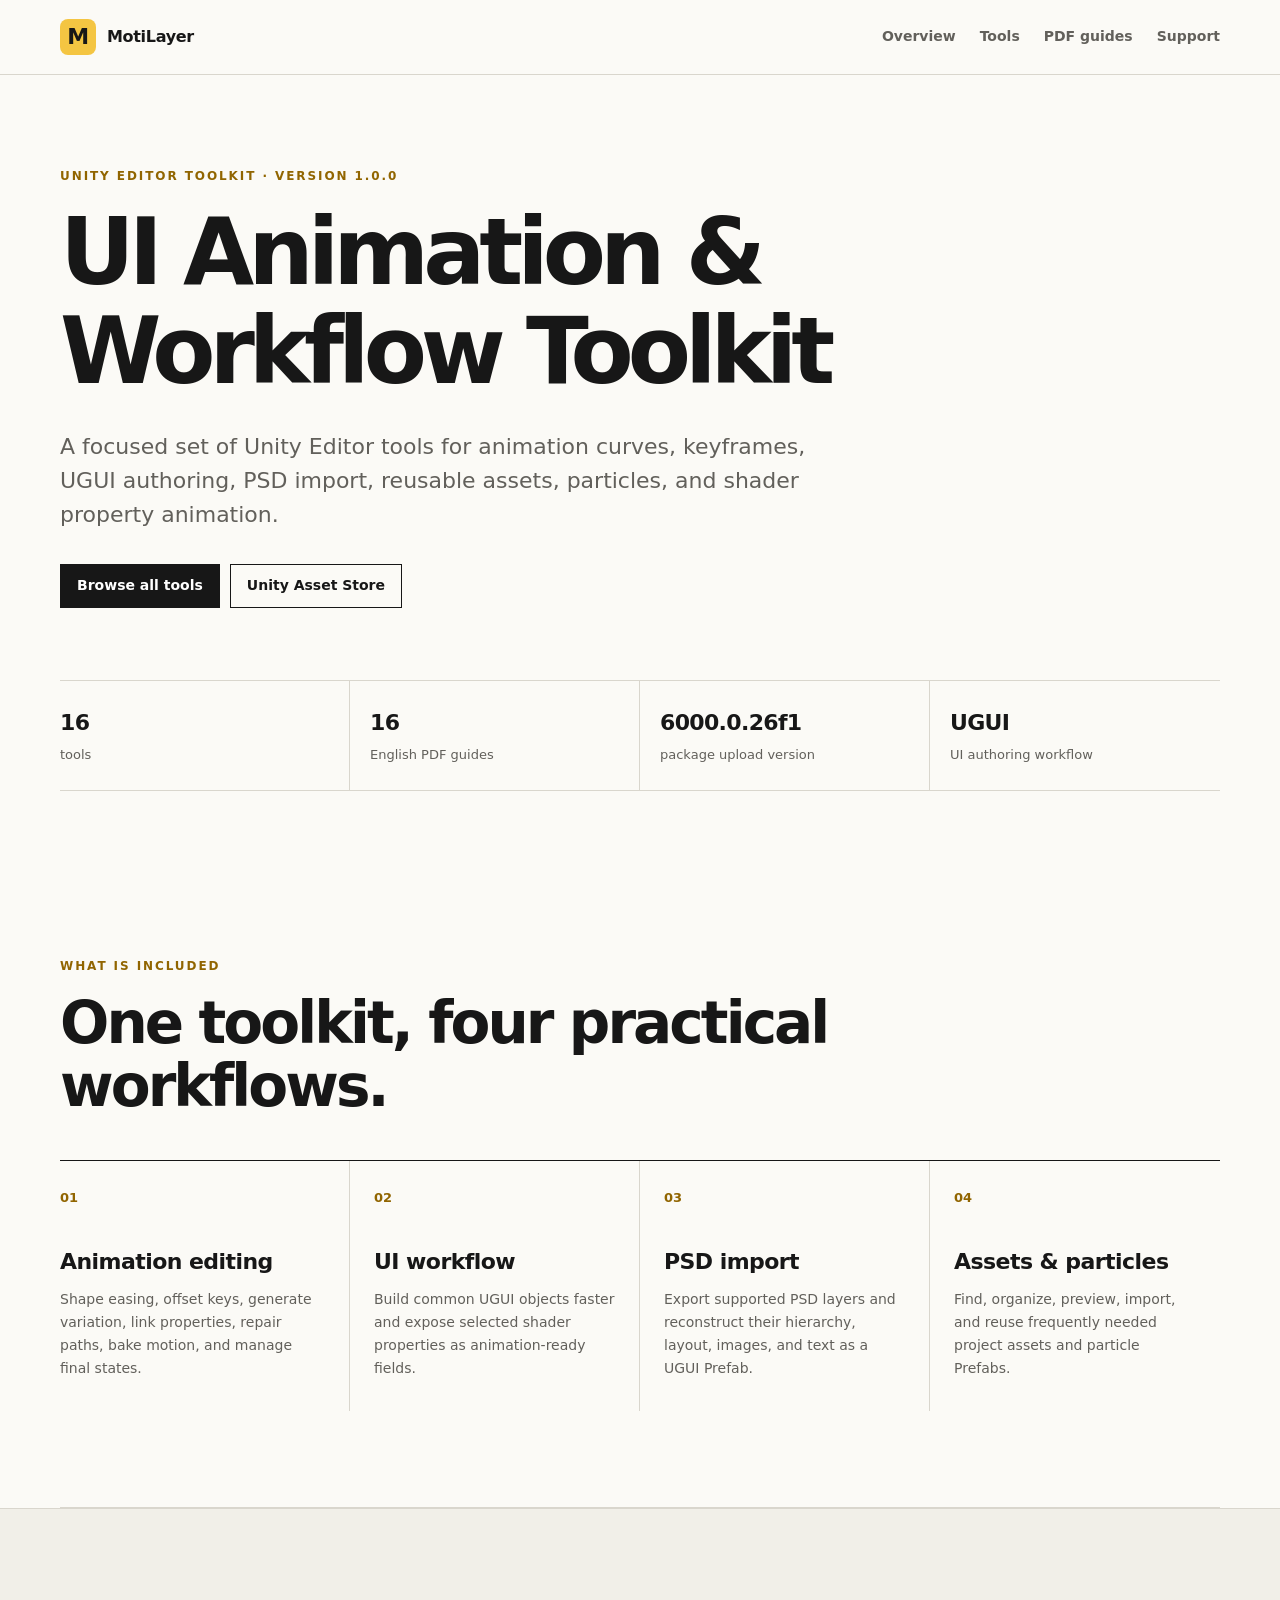
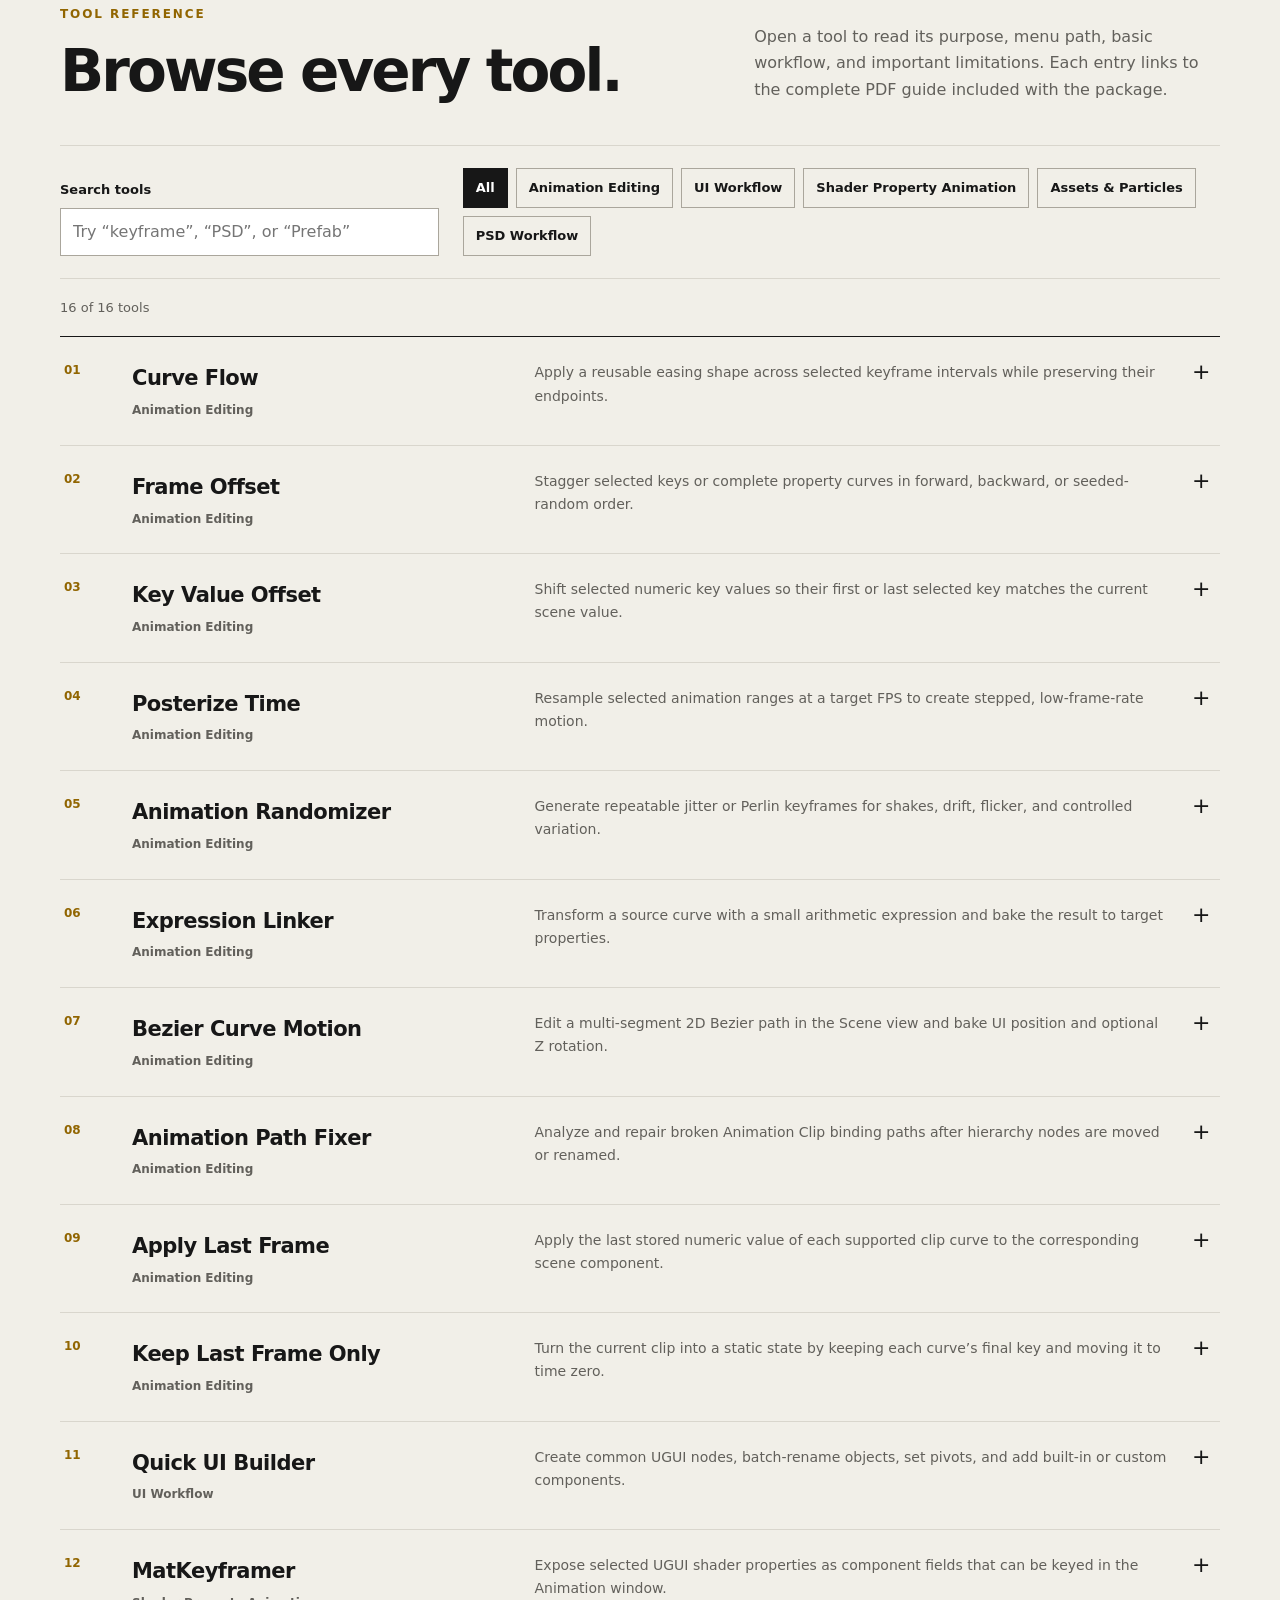
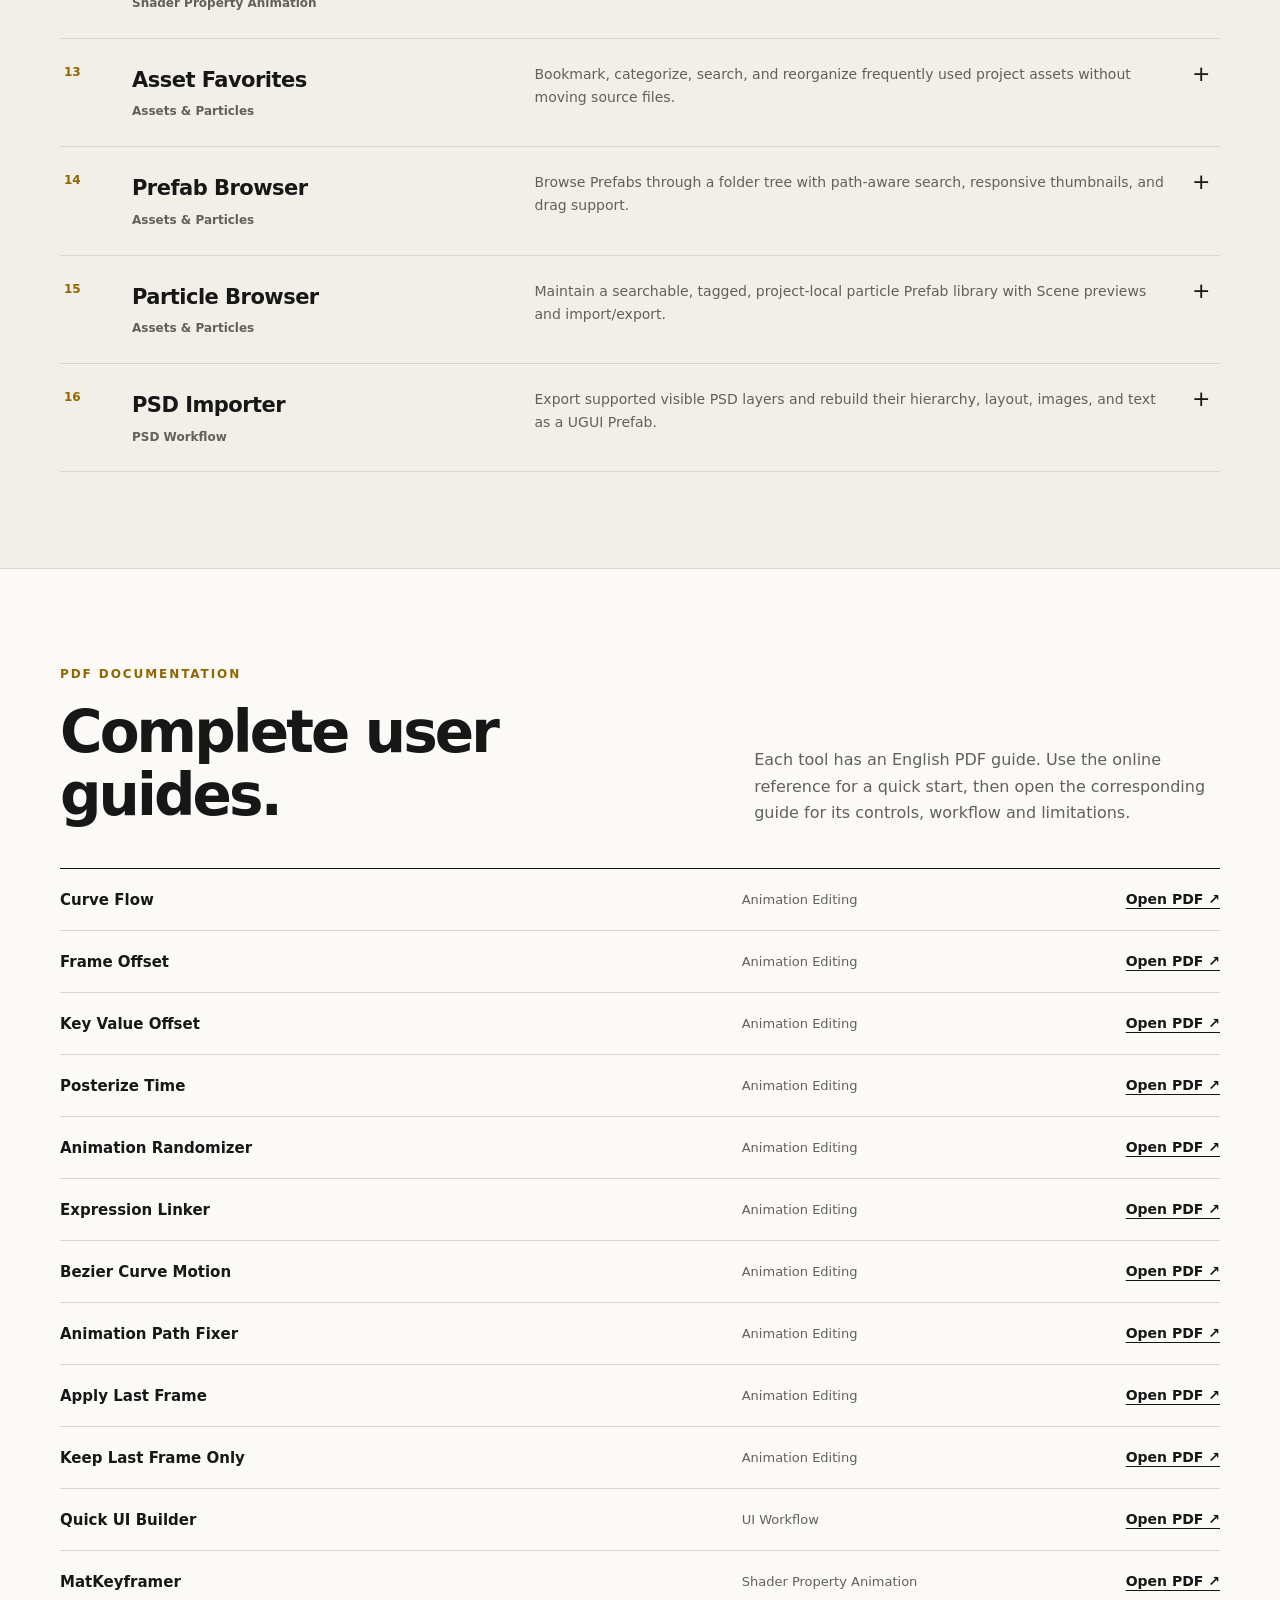
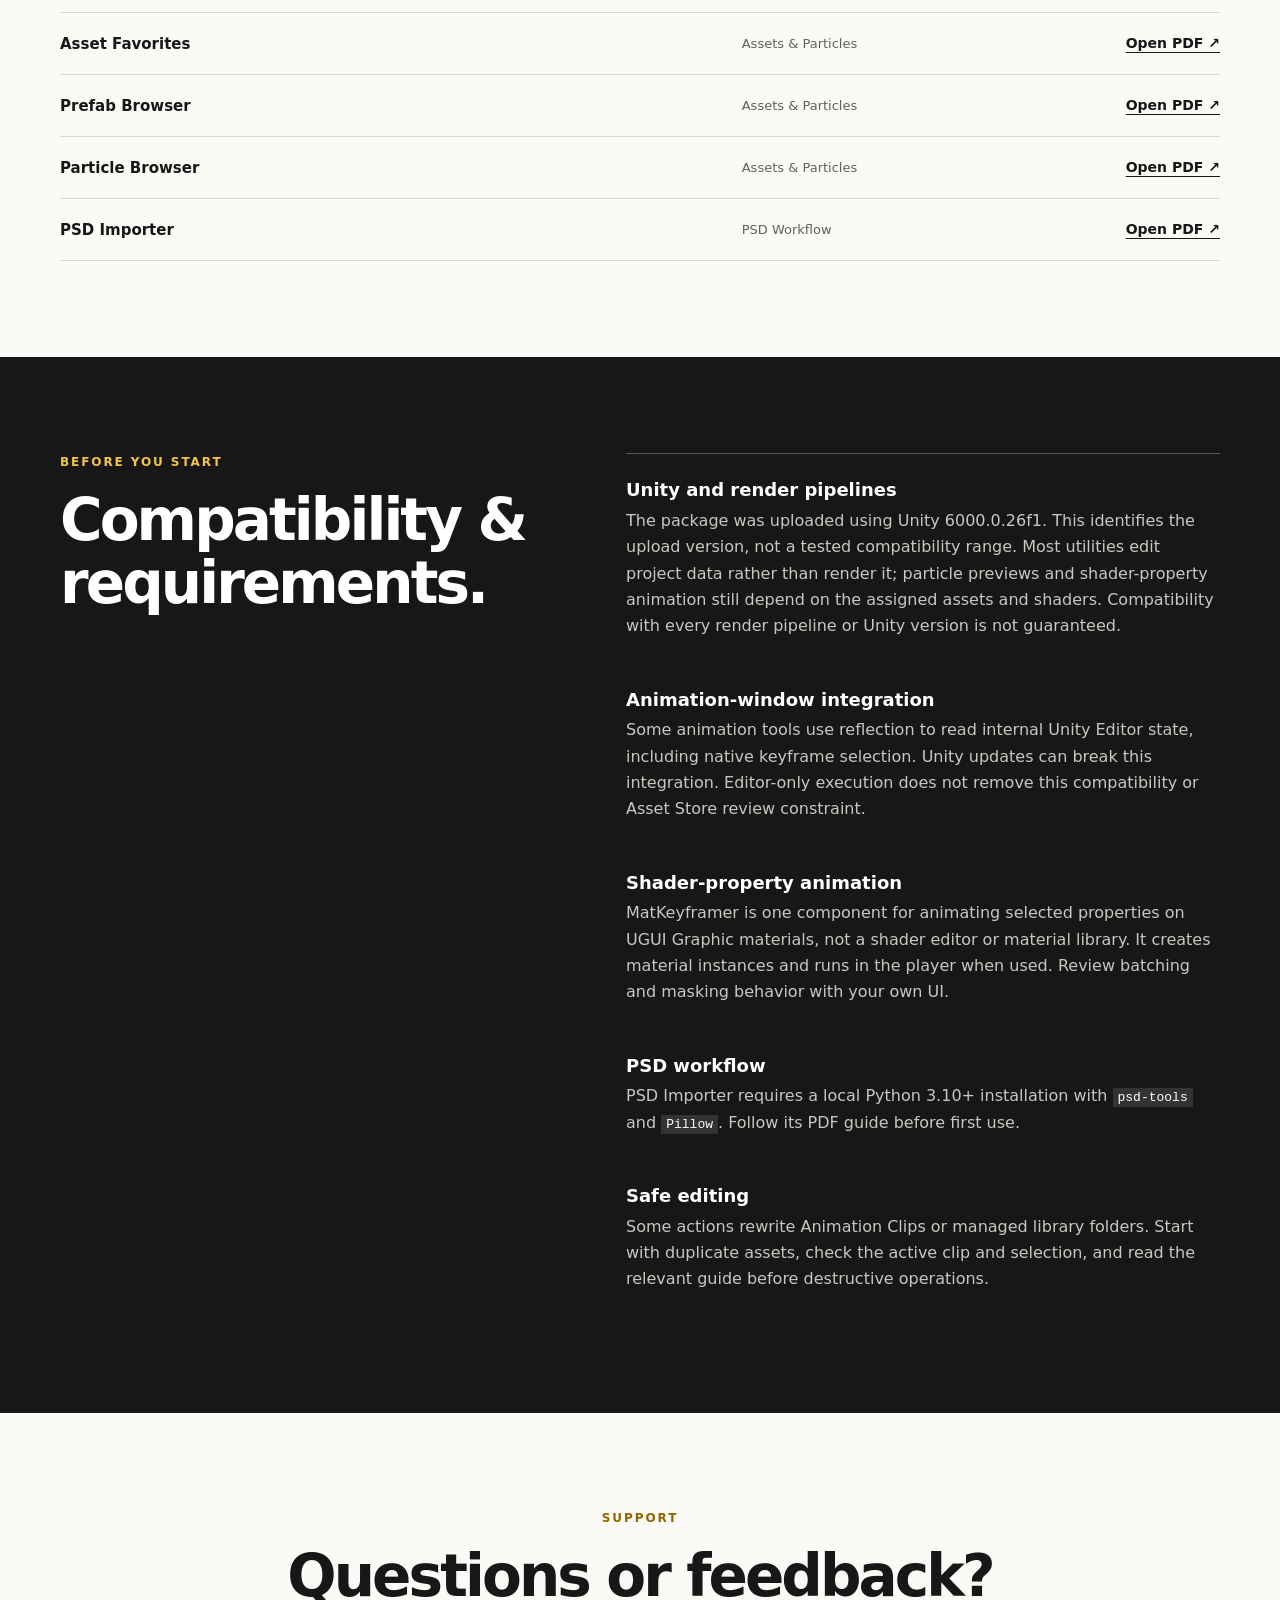
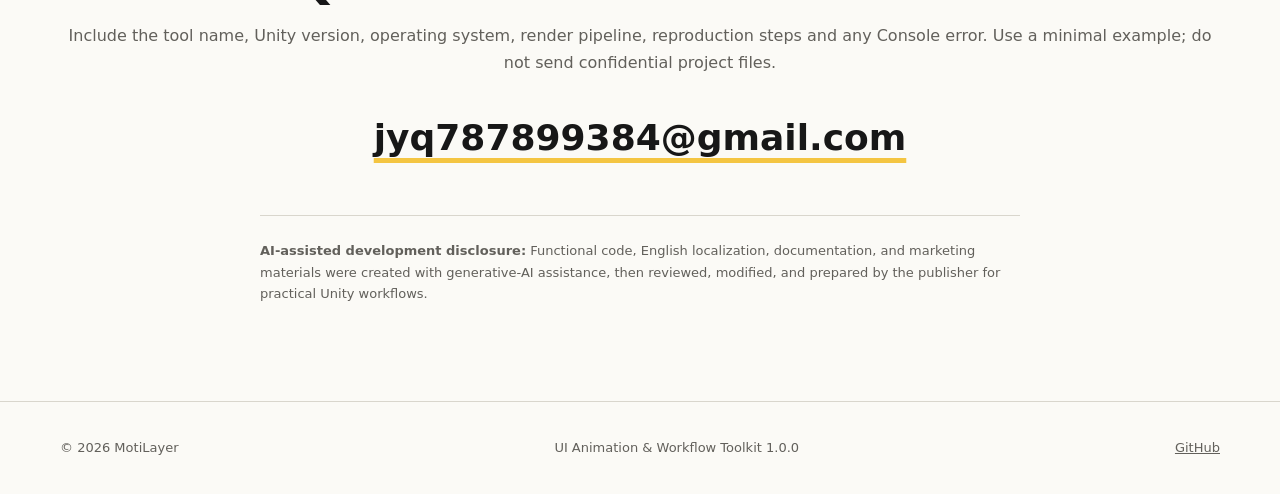
<file: index.html>
<!doctype html>
<html lang="en">
<head>
  <meta charset="utf-8">
  <meta name="viewport" content="width=device-width, initial-scale=1">
  <meta name="description" content="Documentation and feature guide for MotiLayer's UI Animation & Workflow Toolkit for Unity.">
  <meta name="theme-color" content="#f4c542">
  <title>UI Animation &amp; Workflow Toolkit — MotiLayer</title>
  <link rel="stylesheet" href="styles.css">
</head>
<body>
  <a class="skip-link" href="#tools">Skip to tools</a>
  <header class="site-header">
    <div class="shell header-inner">
      <a class="brand" href="#top" aria-label="MotiLayer home"><span class="brand-mark">M</span><span>MotiLayer</span></a>
      <nav aria-label="Primary navigation">
        <a href="#overview">Overview</a><a href="#tools">Tools</a><a href="#documentation">PDF guides</a><a href="#support">Support</a>
      </nav>
    </div>
  </header>

  <main id="top">
    <section class="intro shell" id="overview">
      <p class="eyebrow">UNITY EDITOR TOOLKIT · VERSION 1.0.0</p>
      <h1>UI Animation &amp;<br>Workflow Toolkit</h1>
      <p class="lede">A focused set of Unity Editor tools for animation curves, keyframes, UGUI authoring, PSD import, reusable assets, particles, and shader property animation.</p>
      <div class="intro-actions"><a class="button primary" href="#tools">Browse all tools</a><a class="button" href="https://u3d.as/45mg">Unity Asset Store</a></div>
      <dl class="facts" aria-label="Toolkit summary">
        <div><dt>16</dt><dd>tools</dd></div><div><dt>16</dt><dd>English PDF guides</dd></div><div><dt>6000.0.26f1</dt><dd>package upload version</dd></div><div><dt>UGUI</dt><dd>UI authoring workflow</dd></div>
      </dl>
    </section>

    <section class="section section-rule shell" aria-labelledby="what-heading">
      <div class="section-heading"><p class="eyebrow">WHAT IS INCLUDED</p><h2 id="what-heading">One toolkit, four practical workflows.</h2></div>
      <div class="workflow-grid">
        <article><p class="index">01</p><h3>Animation editing</h3><p>Shape easing, offset keys, generate variation, link properties, repair paths, bake motion, and manage final states.</p></article>
        <article><p class="index">02</p><h3>UI workflow</h3><p>Build common UGUI objects faster and expose selected shader properties as animation-ready fields.</p></article>
        <article><p class="index">03</p><h3>PSD import</h3><p>Export supported PSD layers and reconstruct their hierarchy, layout, images, and text as a UGUI Prefab.</p></article>
        <article><p class="index">04</p><h3>Assets &amp; particles</h3><p>Find, organize, preview, import, and reuse frequently needed project assets and particle Prefabs.</p></article>
      </div>
    </section>

    <section class="section tools-section" id="tools" aria-labelledby="tools-heading">
      <div class="shell">
        <div class="section-heading tools-heading-row">
          <div><p class="eyebrow">TOOL REFERENCE</p><h2 id="tools-heading">Browse every tool.</h2></div>
          <p>Open a tool to read its purpose, menu path, basic workflow, and important limitations. Each entry links to the complete PDF guide included with the package.</p>
        </div>
        <div class="tool-controls" aria-label="Tool filters">
          <label class="search-field"><span>Search tools</span><input id="tool-search" type="search" placeholder="Try “keyframe”, “PSD”, or “Prefab”" autocomplete="off"></label>
          <div class="category-filters" id="category-filters" aria-label="Filter by category"></div>
        </div>
        <p class="result-count" id="result-count" aria-live="polite"></p>
        <div class="tool-list" id="tool-list"></div>
        <p class="empty-state" id="empty-state" hidden>No tools match this search.</p>
      </div>
    </section>

    <section class="section shell" id="documentation" aria-labelledby="docs-heading">
      <div class="section-heading docs-heading-row">
        <div><p class="eyebrow">PDF DOCUMENTATION</p><h2 id="docs-heading">Complete user guides.</h2></div>
        <p>Each tool has an English PDF guide. Use the online reference for a quick start, then open the corresponding guide for its controls, workflow and limitations.</p>
      </div>
      <div class="docs-table" id="docs-list"></div>
    </section>

    <section class="section requirements" aria-labelledby="requirements-heading">
      <div class="shell requirements-grid">
        <div><p class="eyebrow">BEFORE YOU START</p><h2 id="requirements-heading">Compatibility &amp; requirements.</h2></div>
        <div class="requirements-copy">
          <h3>Unity and render pipelines</h3><p>The package was uploaded using Unity 6000.0.26f1. This identifies the upload version, not a tested compatibility range. Most utilities edit project data rather than render it; particle previews and shader-property animation still depend on the assigned assets and shaders. Compatibility with every render pipeline or Unity version is not guaranteed.</p>
          <h3>Animation-window integration</h3><p>Some animation tools use reflection to read internal Unity Editor state, including native keyframe selection. Unity updates can break this integration. Editor-only execution does not remove this compatibility or Asset Store review constraint.</p>
          <h3>Shader-property animation</h3><p>MatKeyframer is one component for animating selected properties on UGUI Graphic materials, not a shader editor or material library. It creates material instances and runs in the player when used. Review batching and masking behavior with your own UI.</p>
          <h3>PSD workflow</h3><p>PSD Importer requires a local Python 3.10+ installation with <code>psd-tools</code> and <code>Pillow</code>. Follow its PDF guide before first use.</p>
          <h3>Safe editing</h3><p>Some actions rewrite Animation Clips or managed library folders. Start with duplicate assets, check the active clip and selection, and read the relevant guide before destructive operations.</p>
        </div>
      </div>
    </section>

    <section class="section shell support" id="support" aria-labelledby="support-heading">
      <p class="eyebrow">SUPPORT</p><h2 id="support-heading">Questions or feedback?</h2>
      <p>Include the tool name, Unity version, operating system, render pipeline, reproduction steps and any Console error. Use a minimal example; do not send confidential project files.</p>
      <a class="email" href="mailto:jyq787899384@gmail.com">jyq787899384@gmail.com</a>
      <p class="disclosure"><strong>AI-assisted development disclosure:</strong> Functional code, English localization, documentation, and marketing materials were created with generative-AI assistance, then reviewed, modified, and prepared by the publisher for practical Unity workflows.</p>
    </section>
  </main>

  <footer><div class="shell footer-inner"><span>© <span id="year"></span> MotiLayer</span><span>UI Animation &amp; Workflow Toolkit 1.0.0</span><a href="https://github.com/hermityin/motilayer-tools">GitHub</a></div></footer>
  <script src="tools-data.js"></script><script src="app.js"></script>
</body>
</html>
</file>
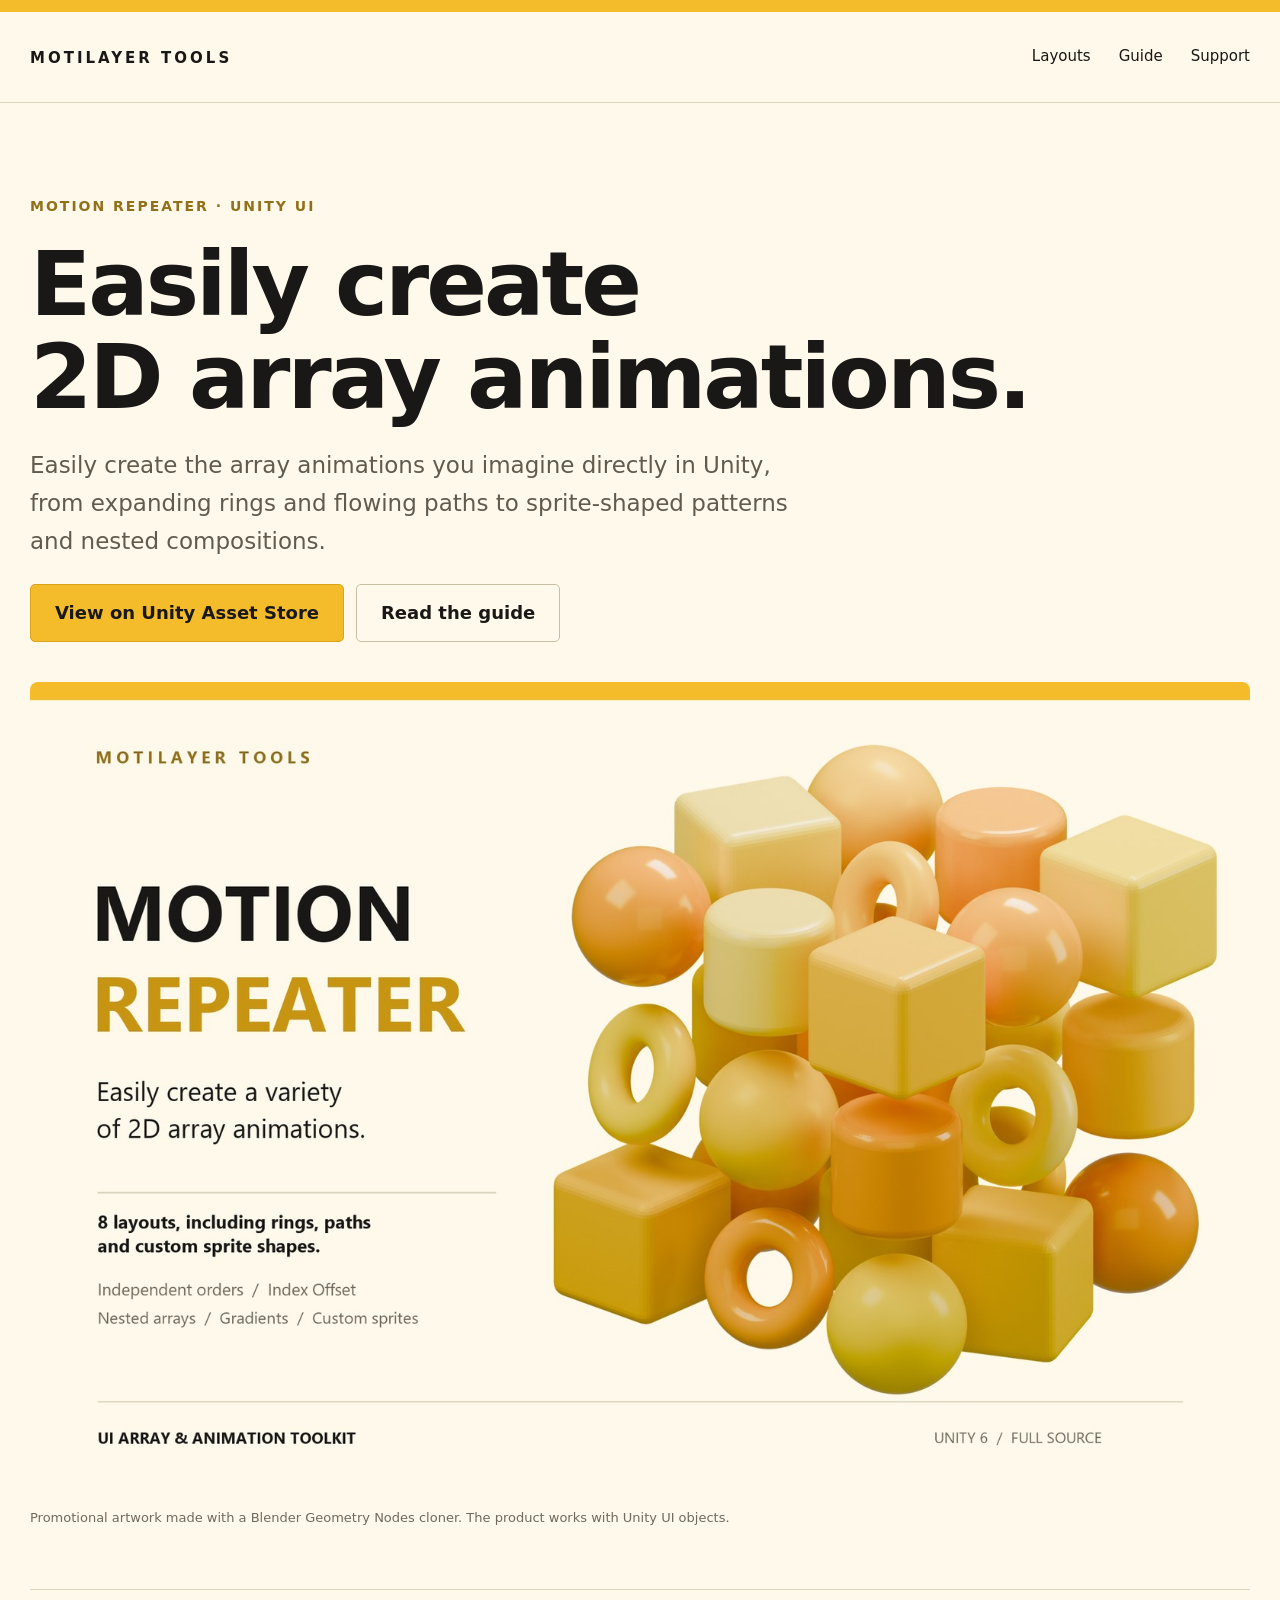
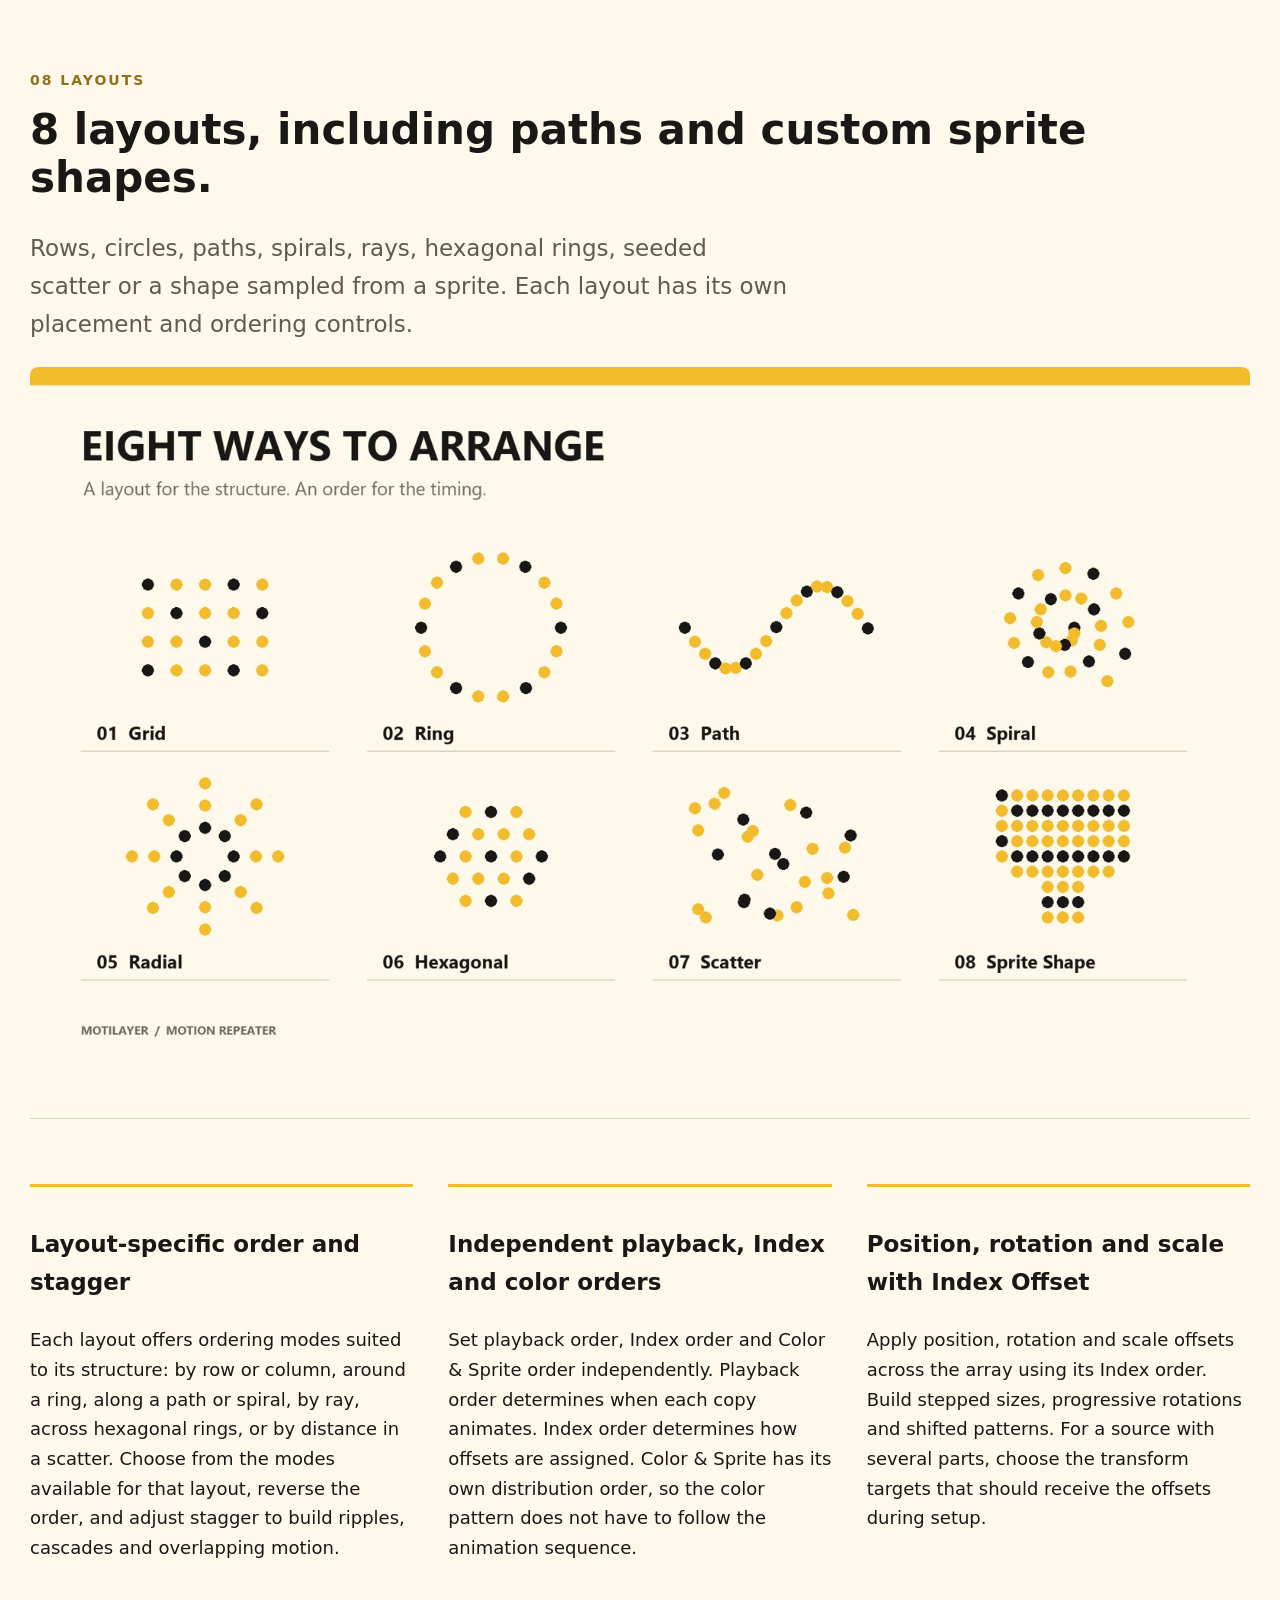
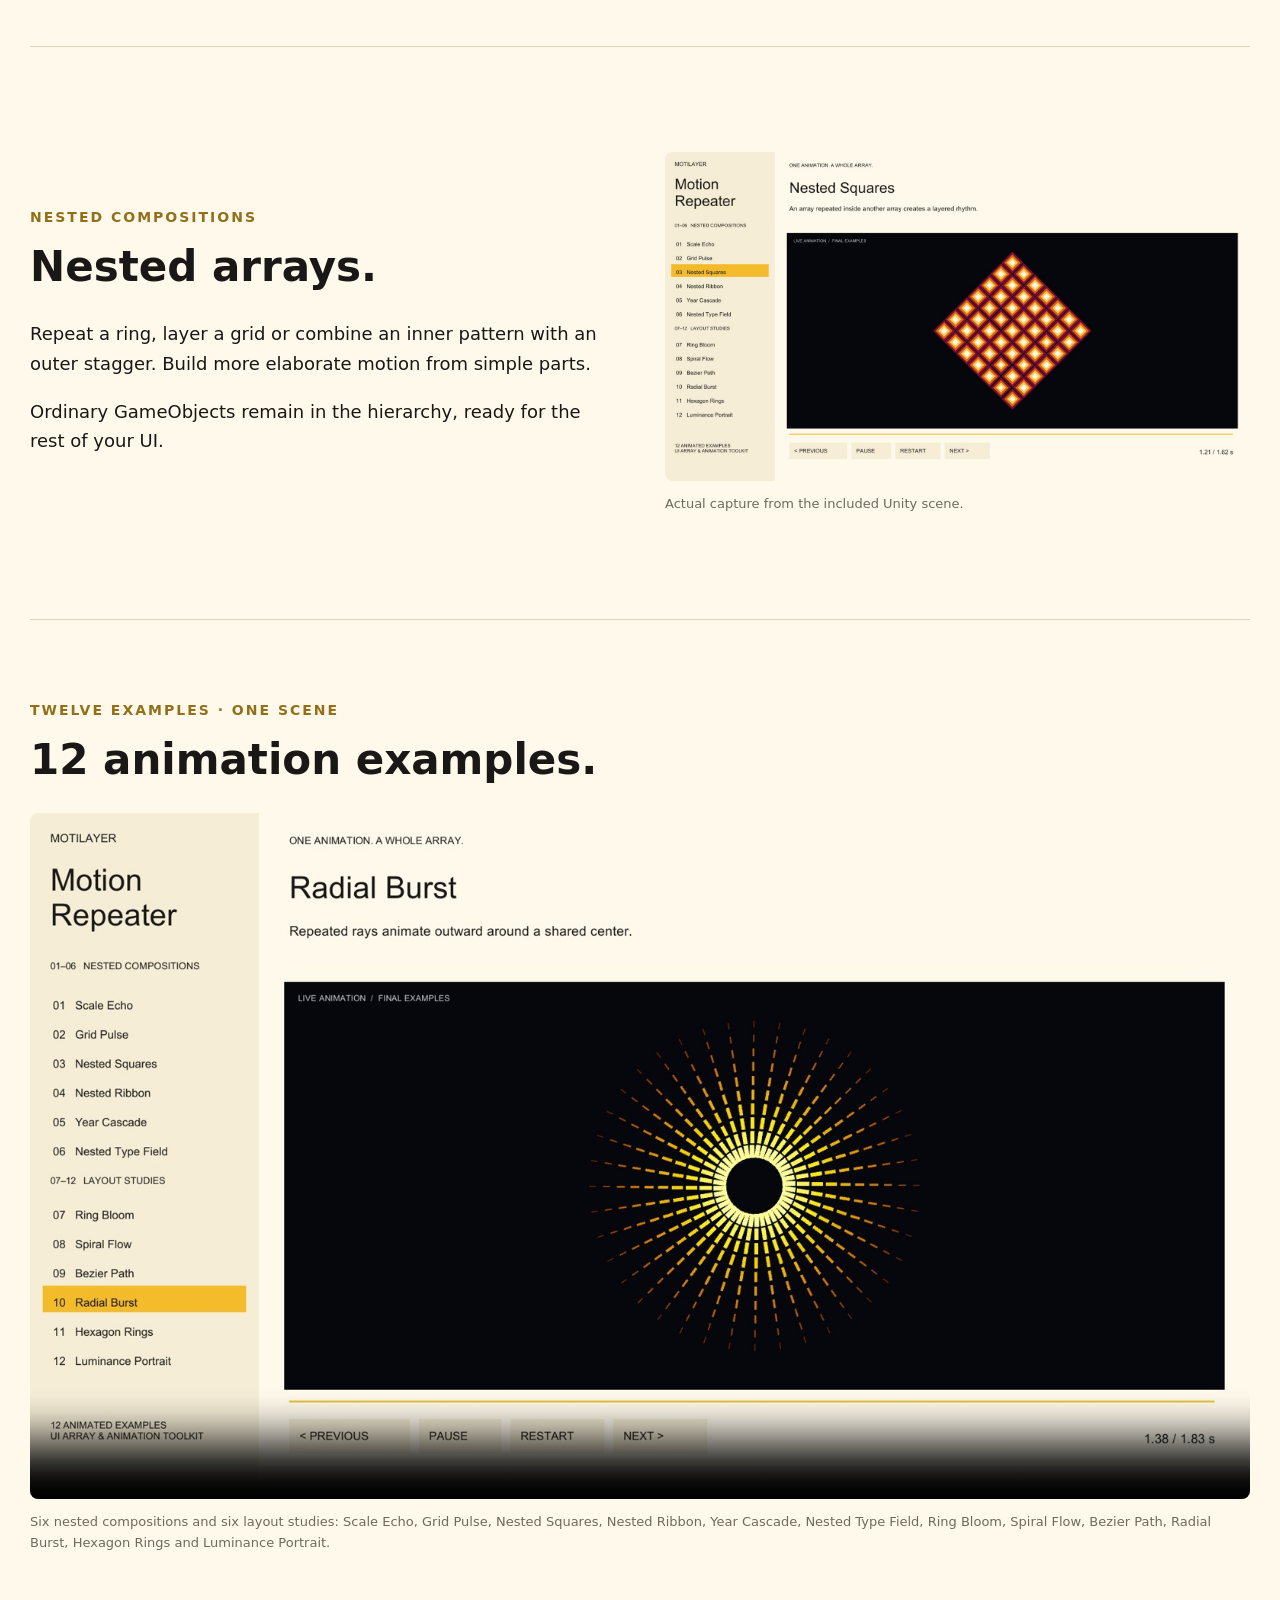
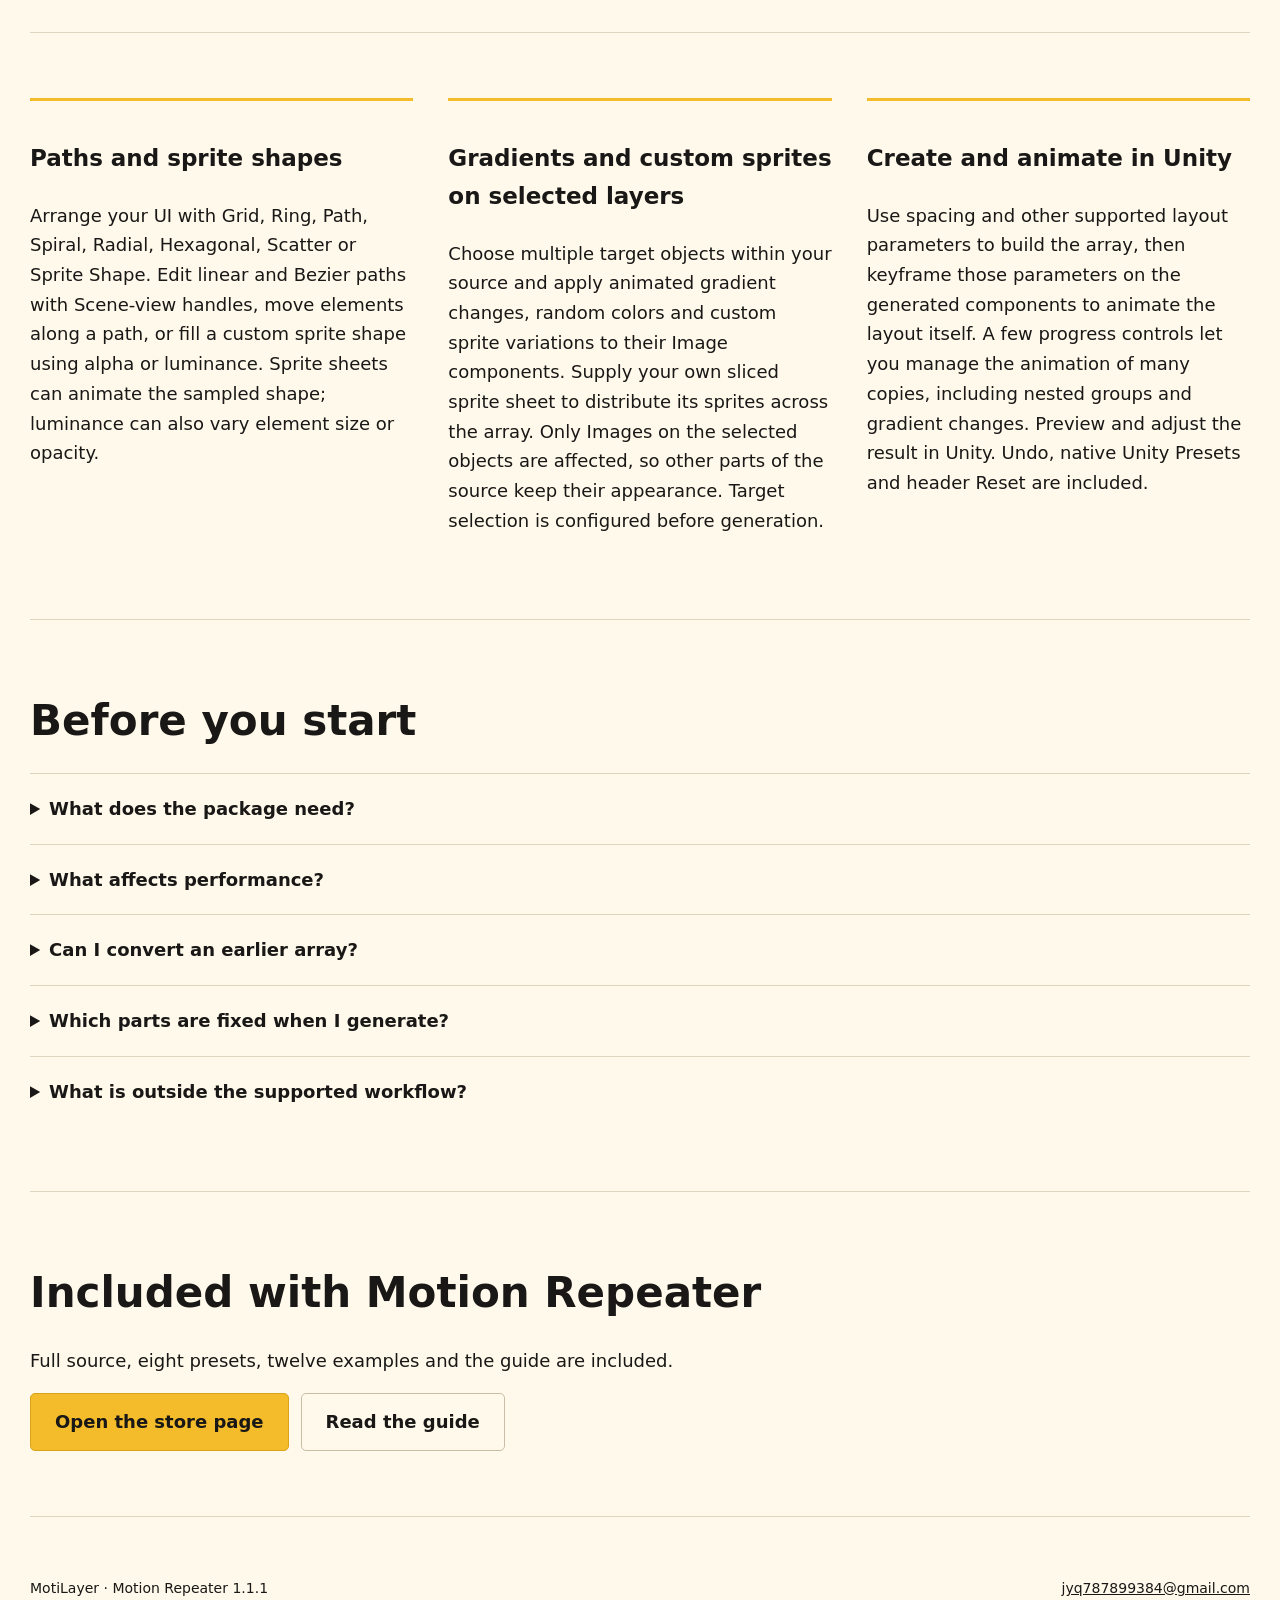
<file: motion-repeater/index.html>
<!doctype html><html lang="en"><head><meta charset="utf-8"><meta name="viewport" content="width=device-width,initial-scale=1"><title>Motion Repeater — MotiLayer</title><meta name="description" content="Easily create 2D array animations in Unity. Eight layouts, including rings, paths and custom sprite shapes. Stagger, nest, offset and animate colors."><style>
*{box-sizing:border-box}body{margin:0;border-top:12px solid #f4bc2a;background:#fff9eb;color:#191816;font:18px/1.65 system-ui,sans-serif}a{color:inherit}main,nav,footer{max-width:1280px;margin:auto;padding:30px}nav{display:flex;justify-content:space-between;align-items:center;border-bottom:1px solid #ded5bf}nav a{text-decoration:none}nav strong{letter-spacing:3px;font-size:15px}nav div{display:flex;gap:28px;font-size:15px}h1{font-size:clamp(46px,7vw,92px);line-height:1.04;letter-spacing:-3px;margin:20px 0}h2{font-size:42px;line-height:1.15;margin:12px 0 28px}h3{font-size:23px}.eyebrow{font-size:14px;font-weight:700;letter-spacing:2px;color:#927019}.hero{padding:48px 0 20px}.lede{max-width:760px;font-size:23px;color:#615b4e}.button{display:inline-block;background:#f4bc2a;padding:13px 24px;text-decoration:none;font-weight:650;border:1px solid #d9a31c;border-radius:5px}.secondary{background:transparent;border-color:#c9bea5;margin-left:12px}img,video{display:block;max-width:100%;height:auto;border-radius:8px}figure{margin:40px 0}figcaption,.note{font-size:13px;color:#716a5b;margin-top:12px}section{padding:65px 0;border-bottom:1px solid #ded5bf}.grid{display:grid;grid-template-columns:repeat(3,1fr);gap:35px}.grid article{border-top:3px solid #f4bc2a;padding-top:16px}.split{display:grid;grid-template-columns:1fr 1fr;gap:50px;align-items:center}footer{display:flex;justify-content:space-between;font-size:14px}details{padding:20px 0;border-top:1px solid #ded5bf}summary{font-weight:650;cursor:pointer}a:focus-visible,summary:focus-visible{outline:3px solid #c89513;outline-offset:5px}@media(max-width:750px){main,nav,footer{padding:22px}.grid,.split{grid-template-columns:1fr;gap:25px}h1{letter-spacing:-1px}h2{font-size:34px}nav div{gap:14px}section{padding:40px 0}footer{display:block}.button{margin:6px 6px 6px 0}.lede{font-size:20px}}</style></head><body>
<nav><a href="../"><strong>MOTILAYER TOOLS</strong></a><div><a href="#layouts">Layouts</a><a href="guide.html">Guide</a><a href="mailto:jyq787899384@gmail.com">Support</a></div></nav>
<main><section class="hero"><p class="eyebrow">MOTION REPEATER · UNITY UI</p><h1>Easily create<br>2D array animations.</h1><p class="lede">Easily create the array animations you imagine directly in Unity, from expanding rings and flowing paths to sprite-shaped patterns and nested compositions.</p><p><a class="button" href="https://assetstore.unity.com/packages/slug/411992">View on Unity Asset Store</a><a class="button secondary" href="guide.html">Read the guide</a></p><figure><img src="media/cover.jpg" width="1600" height="1067" alt="Yellow geometric shapes arranged in a cubic array"><figcaption>Promotional artwork made with a Blender Geometry Nodes cloner. The product works with Unity UI objects.</figcaption></figure></section>
<section id="layouts"><p class="eyebrow">08 LAYOUTS</p><h2>8 layouts, including paths and custom sprite shapes.</h2><p class="lede">Rows, circles, paths, spirals, rays, hexagonal rings, seeded scatter or a shape sampled from a sprite. Each layout has its own placement and ordering controls.</p><img loading="lazy" src="media/gallery-01-layouts.jpg" alt="A diagram of all eight array layouts" width="1600" height="900"></section>
<section><div class="grid"><article><h3>Layout-specific order and stagger</h3><p>Each layout offers ordering modes suited to its structure: by row or column, around a ring, along a path or spiral, by ray, across hexagonal rings, or by distance in a scatter. Choose from the modes available for that layout, reverse the order, and adjust stagger to build ripples, cascades and overlapping motion.</p></article><article><h3>Independent playback, Index and color orders</h3><p>Set playback order, Index order and Color & Sprite order independently. Playback order determines when each copy animates. Index order determines how offsets are assigned. Color & Sprite has its own distribution order, so the color pattern does not have to follow the animation sequence.</p></article><article><h3>Position, rotation and scale with Index Offset</h3><p>Apply position, rotation and scale offsets across the array using its Index order. Build stepped sizes, progressive rotations and shifted patterns. For a source with several parts, choose the transform targets that should receive the offsets during setup.</p></article></div></section>
<section class="split"><div><p class="eyebrow">NESTED COMPOSITIONS</p><h2>Nested arrays.</h2><p>Repeat a ring, layer a grid or combine an inner pattern with an outer stagger. Build more elaborate motion from simple parts.</p><p>Ordinary GameObjects remain in the hierarchy, ready for the rest of your UI.</p></div><figure><img loading="lazy" src="media/gallery-03-showcase.jpg" alt="Nested Squares example running in the included showcase"><figcaption>Actual capture from the included Unity scene.</figcaption></figure></section>
<section><p class="eyebrow">TWELVE EXAMPLES · ONE SCENE</p><h2>12 animation examples.</h2><video controls preload="metadata" poster="media/gallery-04-showcase.jpg"><source src="showcase-final12.mp4" type="video/mp4"></video><p class="note">Six nested compositions and six layout studies: Scale Echo, Grid Pulse, Nested Squares, Nested Ribbon, Year Cascade, Nested Type Field, Ring Bloom, Spiral Flow, Bezier Path, Radial Burst, Hexagon Rings and Luminance Portrait.</p></section>
<section><div class="grid"><article><h3>Paths and sprite shapes</h3><p>Arrange your UI with Grid, Ring, Path, Spiral, Radial, Hexagonal, Scatter or Sprite Shape. Edit linear and Bezier paths with Scene-view handles, move elements along a path, or fill a custom sprite shape using alpha or luminance. Sprite sheets can animate the sampled shape; luminance can also vary element size or opacity.</p></article><article><h3>Gradients and custom sprites on selected layers</h3><p>Choose multiple target objects within your source and apply animated gradient changes, random colors and custom sprite variations to their Image components. Supply your own sliced sprite sheet to distribute its sprites across the array. Only Images on the selected objects are affected, so other parts of the source keep their appearance. Target selection is configured before generation.</p></article><article><h3>Create and animate in Unity</h3><p>Use spacing and other supported layout parameters to build the array, then keyframe those parameters on the generated components to animate the layout itself. A few progress controls let you manage the animation of many copies, including nested groups and gradient changes. Preview and adjust the result in Unity. Undo, native Unity Presets and header Reset are included.</p></article></div></section>
<section><h2>Before you start</h2><details><summary>What does the package need?</summary><p>Unity 6 and Unity UI. The release project uses Unity 6000.0.26f1 on Windows with the Built-in Render Pipeline. The showcase uses standard Unity UI materials. Other pipelines and platforms are not verified for this release.</p></details><details><summary>What affects performance?</summary><p>Copies remain GameObjects, and the Time Controller samples their source motion. Element count, nested hierarchy depth and animation complexity still affect runtime cost.</p></details><details><summary>Can I convert an earlier array?</summary><p>The scene migration command backs up the scene and clips, moves existing curves into composition clips and replaces them with Progress curves. Hand-edited motion is retained internally; it is not automatically reduced to a single shared source.</p></details><details><summary>Which parts are fixed when I generate?</summary><p>Element counts, path-point counts, selected targets and sprite sampling data. Regenerate the array to change them. Continuous layout parameters and Progress can be animated on the generated components.</p></details><details><summary>What is outside the supported workflow?</summary><p>Humanoid animation, root motion, Animation Events, additive Animator-layer blending and independent inner Animators writing the same properties as a Time Controller. This is a uGUI tool, not a 3D cloner, GPU instancer or UI Toolkit system.</p></details></section>
<section><h2>Included with Motion Repeater</h2><p>Full source, eight presets, twelve examples and the guide are included.</p><a class="button" href="https://assetstore.unity.com/packages/slug/411992">Open the store page</a><a class="button secondary" href="guide.html">Read the guide</a></section></main><footer><span>MotiLayer · Motion Repeater 1.1.1</span><a href="mailto:jyq787899384@gmail.com">jyq787899384@gmail.com</a></footer></body></html>
</file>
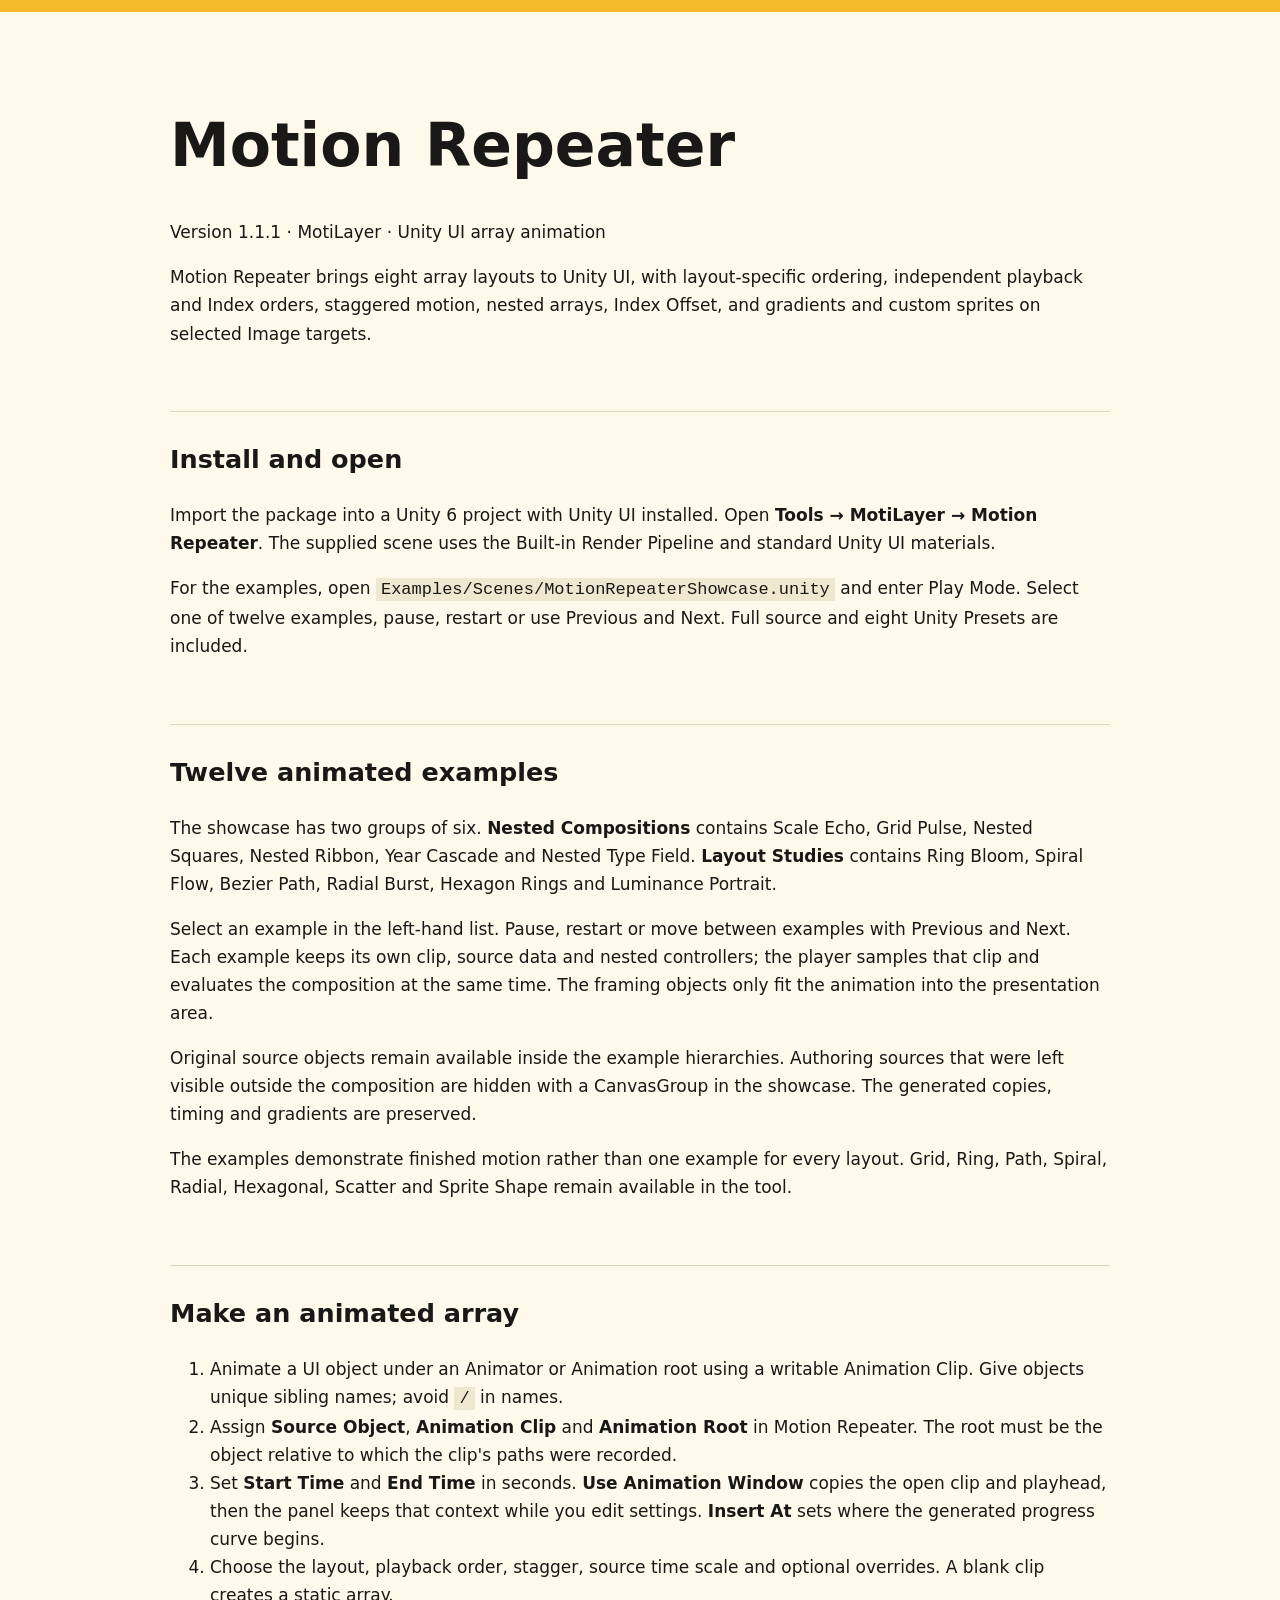
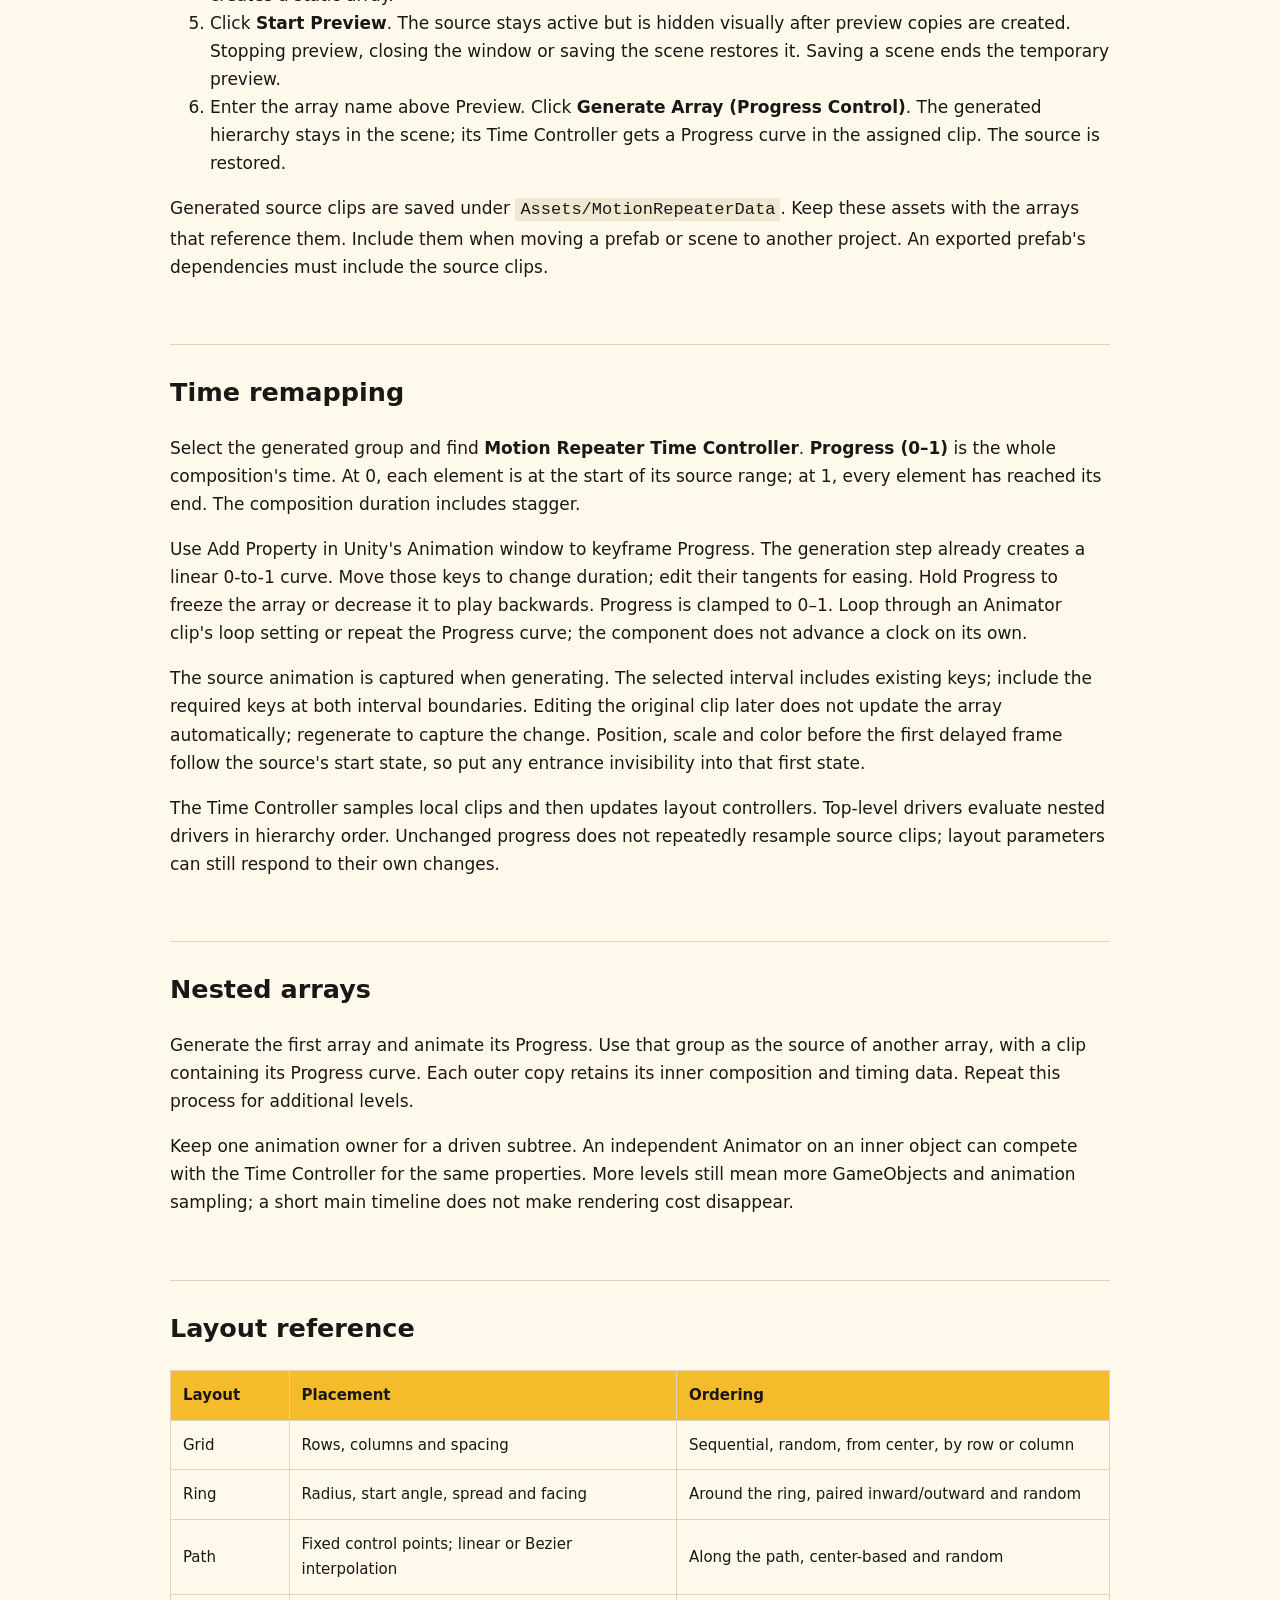
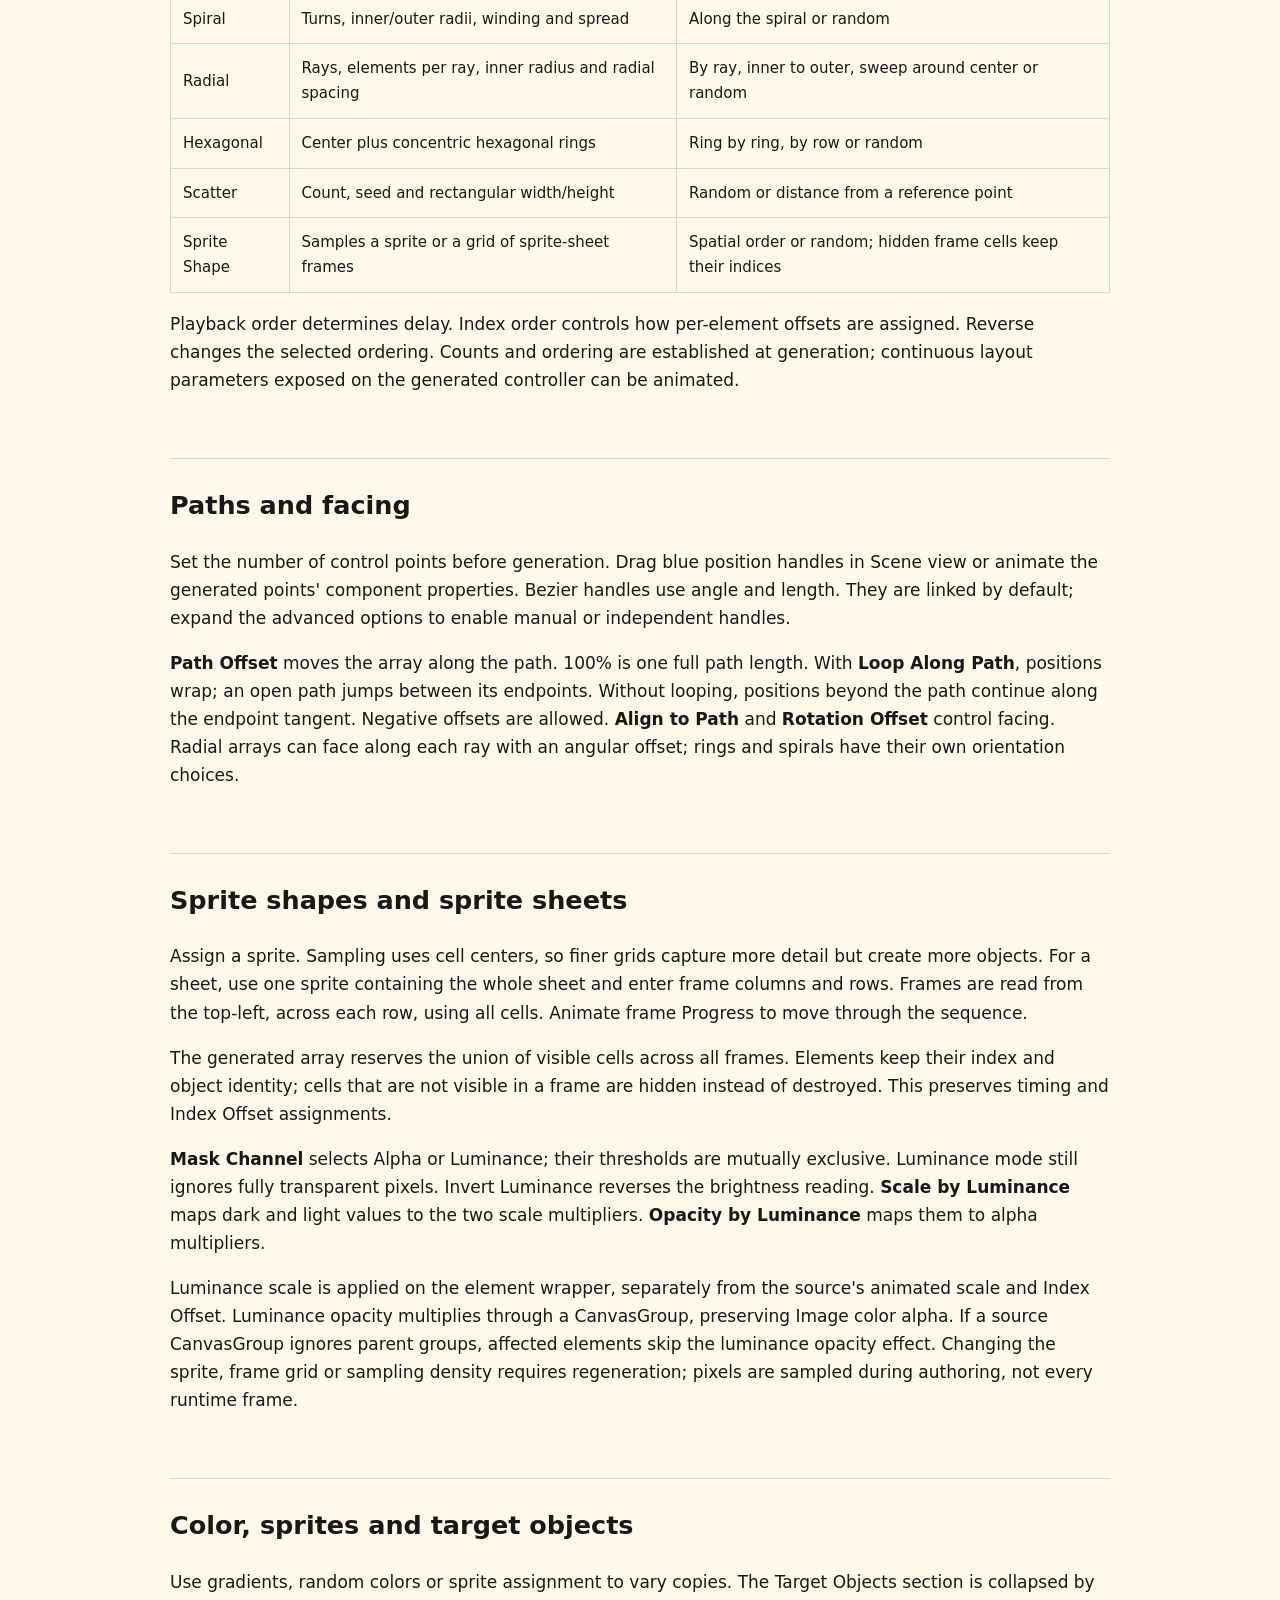
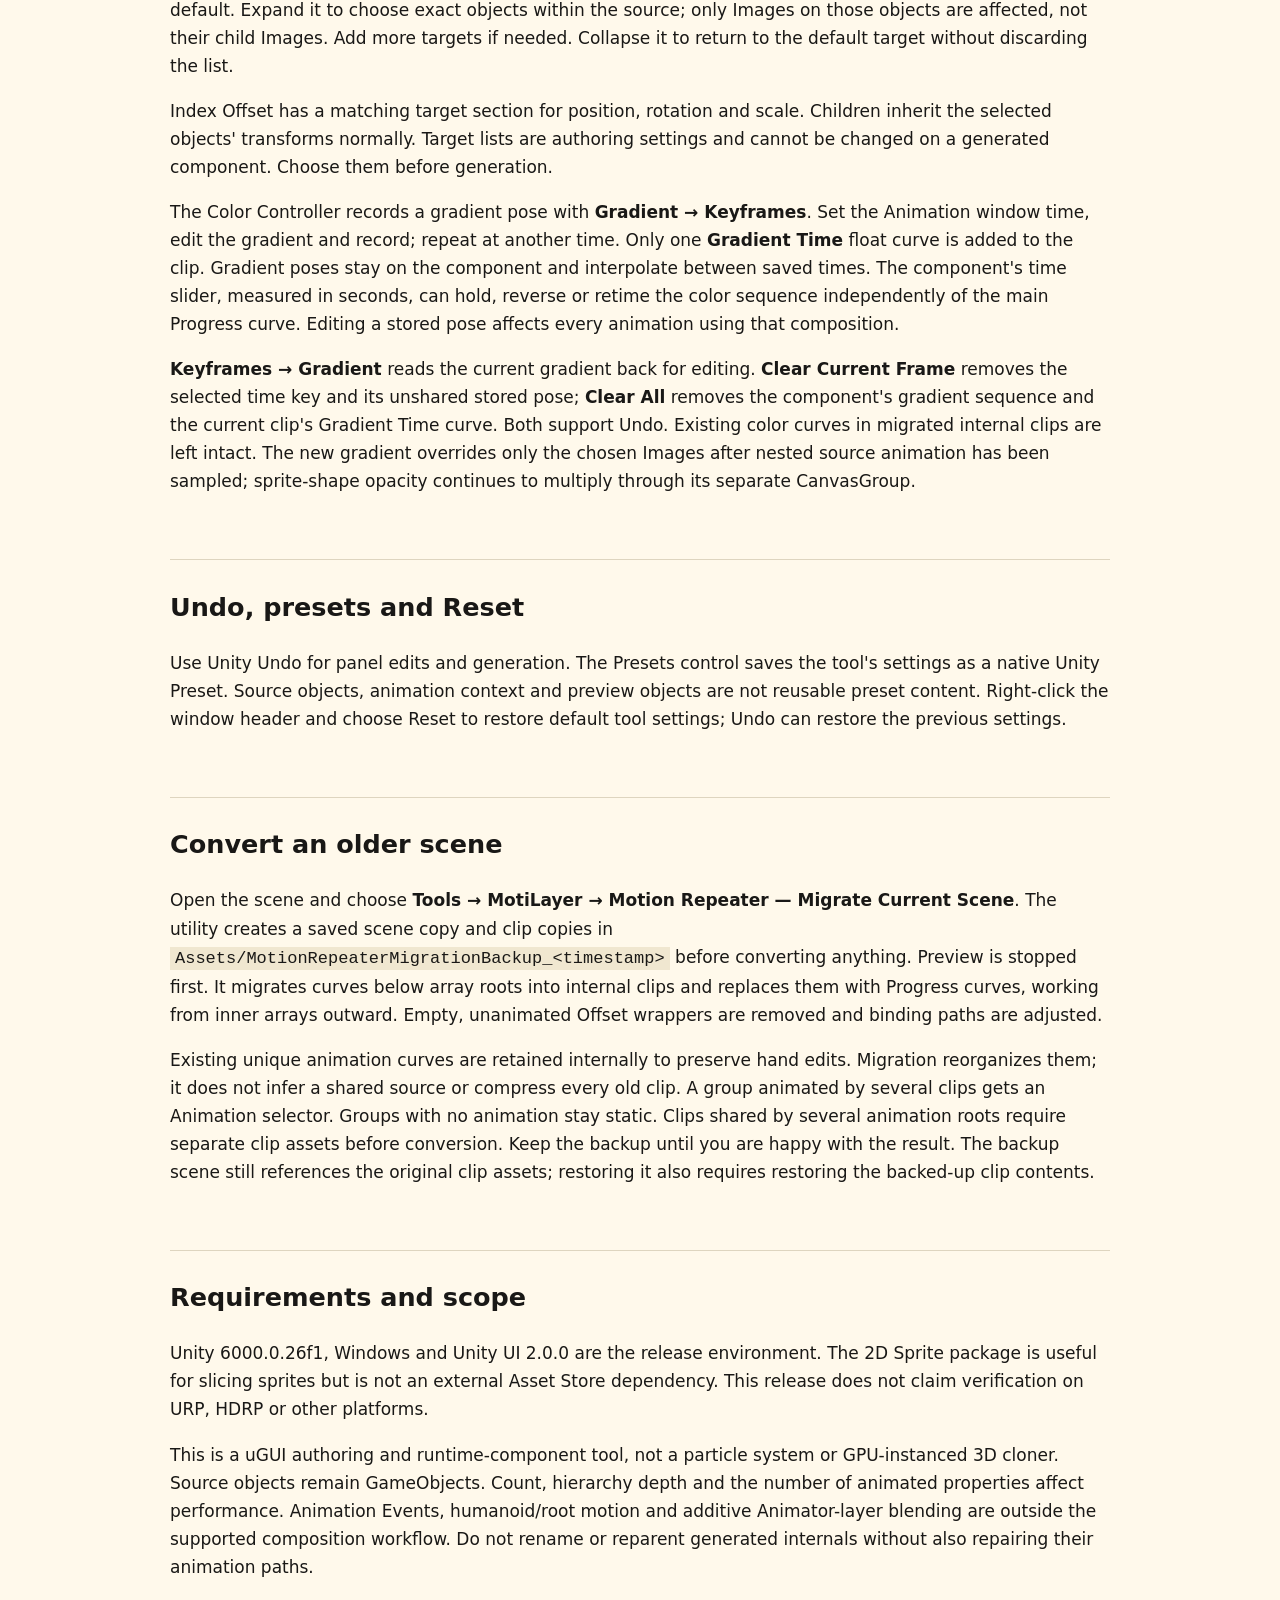
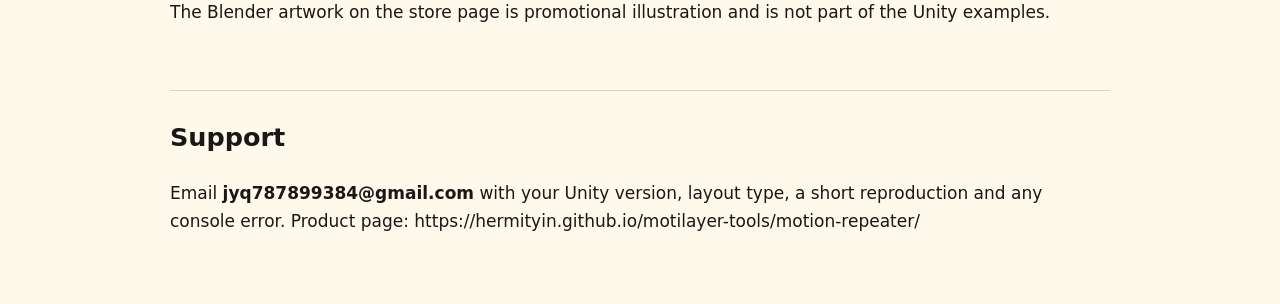
<file: motion-repeater/guide.html>
<!doctype html><html lang="en"><meta charset="utf-8"><meta name="viewport" content="width=device-width,initial-scale=1"><title>Motion Repeater — Guide</title><style>body{font:17px/1.65 system-ui,sans-serif;background:#fff9eb;color:#191816;margin:0;border-top:12px solid #f4bc2a}main{max-width:940px;margin:0 auto;padding:60px 28px}h1{font-size:60px;line-height:1.1}h2{margin-top:2.5em;border-top:1px solid #ded5bf;padding-top:1em}table{border-collapse:collapse;width:100%;font-size:15px}td,th{border:1px solid #ded5bf;text-align:left;padding:12px}th{background:#f4bc2a}code{background:#f0e7d0;padding:2px 5px}a{color:#725400}@media print{body{font-size:11pt}h1{font-size:30pt}h2{break-after:avoid}tr{break-inside:avoid}}</style><main><h1>Motion Repeater</h1>
<p>Version 1.1.1 · MotiLayer · Unity UI array animation</p>
<p>Motion Repeater brings eight array layouts to Unity UI, with layout-specific ordering, independent playback and Index orders, staggered motion, nested arrays, Index Offset, and gradients and custom sprites on selected Image targets.</p>
<h2>Install and open</h2>
<p>Import the package into a Unity 6 project with Unity UI installed. Open <strong>Tools → MotiLayer → Motion Repeater</strong>. The supplied scene uses the Built-in Render Pipeline and standard Unity UI materials.</p>
<p>For the examples, open <code>Examples/Scenes/MotionRepeaterShowcase.unity</code> and enter Play Mode. Select one of twelve examples, pause, restart or use Previous and Next. Full source and eight Unity Presets are included.</p>
<h2>Twelve animated examples</h2>
<p>The showcase has two groups of six. <strong>Nested Compositions</strong> contains Scale Echo, Grid Pulse, Nested Squares, Nested Ribbon, Year Cascade and Nested Type Field. <strong>Layout Studies</strong> contains Ring Bloom, Spiral Flow, Bezier Path, Radial Burst, Hexagon Rings and Luminance Portrait.</p>
<p>Select an example in the left-hand list. Pause, restart or move between examples with Previous and Next. Each example keeps its own clip, source data and nested controllers; the player samples that clip and evaluates the composition at the same time. The framing objects only fit the animation into the presentation area.</p>
<p>Original source objects remain available inside the example hierarchies. Authoring sources that were left visible outside the composition are hidden with a CanvasGroup in the showcase. The generated copies, timing and gradients are preserved.</p>
<p>The examples demonstrate finished motion rather than one example for every layout. Grid, Ring, Path, Spiral, Radial, Hexagonal, Scatter and Sprite Shape remain available in the tool.</p>
<h2>Make an animated array</h2>
<ol>
<li>Animate a UI object under an Animator or Animation root using a writable Animation Clip. Give objects unique sibling names; avoid <code>/</code> in names.</li>
<li>Assign <strong>Source Object</strong>, <strong>Animation Clip</strong> and <strong>Animation Root</strong> in Motion Repeater. The root must be the object relative to which the clip's paths were recorded.</li>
<li>Set <strong>Start Time</strong> and <strong>End Time</strong> in seconds. <strong>Use Animation Window</strong> copies the open clip and playhead, then the panel keeps that context while you edit settings. <strong>Insert At</strong> sets where the generated progress curve begins.</li>
<li>Choose the layout, playback order, stagger, source time scale and optional overrides. A blank clip creates a static array.</li>
<li>Click <strong>Start Preview</strong>. The source stays active but is hidden visually after preview copies are created. Stopping preview, closing the window or saving the scene restores it. Saving a scene ends the temporary preview.</li>
<li>Enter the array name above Preview. Click <strong>Generate Array (Progress Control)</strong>. The generated hierarchy stays in the scene; its Time Controller gets a Progress curve in the assigned clip. The source is restored.</li>
</ol>
<p>Generated source clips are saved under <code>Assets/MotionRepeaterData</code>. Keep these assets with the arrays that reference them. Include them when moving a prefab or scene to another project. An exported prefab's dependencies must include the source clips.</p>
<h2>Time remapping</h2>
<p>Select the generated group and find <strong>Motion Repeater Time Controller</strong>. <strong>Progress (0–1)</strong> is the whole composition's time. At 0, each element is at the start of its source range; at 1, every element has reached its end. The composition duration includes stagger.</p>
<p>Use Add Property in Unity's Animation window to keyframe Progress. The generation step already creates a linear 0-to-1 curve. Move those keys to change duration; edit their tangents for easing. Hold Progress to freeze the array or decrease it to play backwards. Progress is clamped to 0–1. Loop through an Animator clip's loop setting or repeat the Progress curve; the component does not advance a clock on its own.</p>
<p>The source animation is captured when generating. The selected interval includes existing keys; include the required keys at both interval boundaries. Editing the original clip later does not update the array automatically; regenerate to capture the change. Position, scale and color before the first delayed frame follow the source's start state, so put any entrance invisibility into that first state.</p>
<p>The Time Controller samples local clips and then updates layout controllers. Top-level drivers evaluate nested drivers in hierarchy order. Unchanged progress does not repeatedly resample source clips; layout parameters can still respond to their own changes.</p>
<h2>Nested arrays</h2>
<p>Generate the first array and animate its Progress. Use that group as the source of another array, with a clip containing its Progress curve. Each outer copy retains its inner composition and timing data. Repeat this process for additional levels.</p>
<p>Keep one animation owner for a driven subtree. An independent Animator on an inner object can compete with the Time Controller for the same properties. More levels still mean more GameObjects and animation sampling; a short main timeline does not make rendering cost disappear.</p>
<h2>Layout reference</h2>
<table>
<thead>
<tr>
<th>Layout</th>
<th>Placement</th>
<th>Ordering</th>
</tr>
</thead>
<tbody>
<tr>
<td>Grid</td>
<td>Rows, columns and spacing</td>
<td>Sequential, random, from center, by row or column</td>
</tr>
<tr>
<td>Ring</td>
<td>Radius, start angle, spread and facing</td>
<td>Around the ring, paired inward/outward and random</td>
</tr>
<tr>
<td>Path</td>
<td>Fixed control points; linear or Bezier interpolation</td>
<td>Along the path, center-based and random</td>
</tr>
<tr>
<td>Spiral</td>
<td>Turns, inner/outer radii, winding and spread</td>
<td>Along the spiral or random</td>
</tr>
<tr>
<td>Radial</td>
<td>Rays, elements per ray, inner radius and radial spacing</td>
<td>By ray, inner to outer, sweep around center or random</td>
</tr>
<tr>
<td>Hexagonal</td>
<td>Center plus concentric hexagonal rings</td>
<td>Ring by ring, by row or random</td>
</tr>
<tr>
<td>Scatter</td>
<td>Count, seed and rectangular width/height</td>
<td>Random or distance from a reference point</td>
</tr>
<tr>
<td>Sprite Shape</td>
<td>Samples a sprite or a grid of sprite-sheet frames</td>
<td>Spatial order or random; hidden frame cells keep their indices</td>
</tr>
</tbody>
</table>
<p>Playback order determines delay. Index order controls how per-element offsets are assigned. Reverse changes the selected ordering. Counts and ordering are established at generation; continuous layout parameters exposed on the generated controller can be animated.</p>
<h2>Paths and facing</h2>
<p>Set the number of control points before generation. Drag blue position handles in Scene view or animate the generated points' component properties. Bezier handles use angle and length. They are linked by default; expand the advanced options to enable manual or independent handles.</p>
<p><strong>Path Offset</strong> moves the array along the path. 100% is one full path length. With <strong>Loop Along Path</strong>, positions wrap; an open path jumps between its endpoints. Without looping, positions beyond the path continue along the endpoint tangent. Negative offsets are allowed. <strong>Align to Path</strong> and <strong>Rotation Offset</strong> control facing. Radial arrays can face along each ray with an angular offset; rings and spirals have their own orientation choices.</p>
<h2>Sprite shapes and sprite sheets</h2>
<p>Assign a sprite. Sampling uses cell centers, so finer grids capture more detail but create more objects. For a sheet, use one sprite containing the whole sheet and enter frame columns and rows. Frames are read from the top-left, across each row, using all cells. Animate frame Progress to move through the sequence.</p>
<p>The generated array reserves the union of visible cells across all frames. Elements keep their index and object identity; cells that are not visible in a frame are hidden instead of destroyed. This preserves timing and Index Offset assignments.</p>
<p><strong>Mask Channel</strong> selects Alpha or Luminance; their thresholds are mutually exclusive. Luminance mode still ignores fully transparent pixels. Invert Luminance reverses the brightness reading. <strong>Scale by Luminance</strong> maps dark and light values to the two scale multipliers. <strong>Opacity by Luminance</strong> maps them to alpha multipliers.</p>
<p>Luminance scale is applied on the element wrapper, separately from the source's animated scale and Index Offset. Luminance opacity multiplies through a CanvasGroup, preserving Image color alpha. If a source CanvasGroup ignores parent groups, affected elements skip the luminance opacity effect. Changing the sprite, frame grid or sampling density requires regeneration; pixels are sampled during authoring, not every runtime frame.</p>
<h2>Color, sprites and target objects</h2>
<p>Use gradients, random colors or sprite assignment to vary copies. The Target Objects section is collapsed by default. Expand it to choose exact objects within the source; only Images on those objects are affected, not their child Images. Add more targets if needed. Collapse it to return to the default target without discarding the list.</p>
<p>Index Offset has a matching target section for position, rotation and scale. Children inherit the selected objects' transforms normally. Target lists are authoring settings and cannot be changed on a generated component. Choose them before generation.</p>
<p>The Color Controller records a gradient pose with <strong>Gradient → Keyframes</strong>. Set the Animation window time, edit the gradient and record; repeat at another time. Only one <strong>Gradient Time</strong> float curve is added to the clip. Gradient poses stay on the component and interpolate between saved times. The component's time slider, measured in seconds, can hold, reverse or retime the color sequence independently of the main Progress curve. Editing a stored pose affects every animation using that composition.</p>
<p><strong>Keyframes → Gradient</strong> reads the current gradient back for editing. <strong>Clear Current Frame</strong> removes the selected time key and its unshared stored pose; <strong>Clear All</strong> removes the component's gradient sequence and the current clip's Gradient Time curve. Both support Undo. Existing color curves in migrated internal clips are left intact. The new gradient overrides only the chosen Images after nested source animation has been sampled; sprite-shape opacity continues to multiply through its separate CanvasGroup.</p>
<h2>Undo, presets and Reset</h2>
<p>Use Unity Undo for panel edits and generation. The Presets control saves the tool's settings as a native Unity Preset. Source objects, animation context and preview objects are not reusable preset content. Right-click the window header and choose Reset to restore default tool settings; Undo can restore the previous settings.</p>
<h2>Convert an older scene</h2>
<p>Open the scene and choose <strong>Tools → MotiLayer → Motion Repeater — Migrate Current Scene</strong>. The utility creates a saved scene copy and clip copies in <code>Assets/MotionRepeaterMigrationBackup_&lt;timestamp&gt;</code> before converting anything. Preview is stopped first. It migrates curves below array roots into internal clips and replaces them with Progress curves, working from inner arrays outward. Empty, unanimated Offset wrappers are removed and binding paths are adjusted.</p>
<p>Existing unique animation curves are retained internally to preserve hand edits. Migration reorganizes them; it does not infer a shared source or compress every old clip. A group animated by several clips gets an Animation selector. Groups with no animation stay static. Clips shared by several animation roots require separate clip assets before conversion. Keep the backup until you are happy with the result. The backup scene still references the original clip assets; restoring it also requires restoring the backed-up clip contents.</p>
<h2>Requirements and scope</h2>
<p>Unity 6000.0.26f1, Windows and Unity UI 2.0.0 are the release environment. The 2D Sprite package is useful for slicing sprites but is not an external Asset Store dependency. This release does not claim verification on URP, HDRP or other platforms.</p>
<p>This is a uGUI authoring and runtime-component tool, not a particle system or GPU-instanced 3D cloner. Source objects remain GameObjects. Count, hierarchy depth and the number of animated properties affect performance. Animation Events, humanoid/root motion and additive Animator-layer blending are outside the supported composition workflow. Do not rename or reparent generated internals without also repairing their animation paths.</p>
<p>The Blender artwork on the store page is promotional illustration and is not part of the Unity examples.</p>
<h2>Support</h2>
<p>Email <strong>jyq787899384@gmail.com</strong> with your Unity version, layout type, a short reproduction and any console error. Product page: https://hermityin.github.io/motilayer-tools/motion-repeater/</p></main></html>
</file>
<file: styles.css>
:root{--yellow:#f4c542;--yellow-deep:#916500;--ink:#171717;--muted:#62605b;--paper:#fbfaf6;--white:#fff;--line:#d9d6cd;--soft:#f1efe8;--max:1160px}
*{box-sizing:border-box}html{scroll-behavior:smooth}body{margin:0;background:var(--paper);color:var(--ink);font-family:Inter,ui-sans-serif,system-ui,-apple-system,"Segoe UI",sans-serif;font-size:16px;line-height:1.65}a{color:inherit}button,input{font:inherit}.shell{width:min(var(--max),calc(100% - 48px));margin-inline:auto}.skip-link{position:fixed;left:16px;top:-60px;z-index:20;background:var(--ink);color:#fff;padding:10px 14px}.skip-link:focus{top:16px}
.site-header{border-bottom:1px solid var(--line);background:rgba(251,250,246,.96)}.header-inner{min-height:74px;display:flex;align-items:center;justify-content:space-between;gap:28px}.brand{display:flex;align-items:center;gap:11px;text-decoration:none;font-weight:850;letter-spacing:-.02em}.brand-mark{display:grid;place-items:center;width:36px;height:36px;border-radius:8px;background:var(--yellow);font-size:22px;font-weight:900}nav{display:flex;flex-wrap:wrap;gap:24px}nav a{color:var(--muted);text-decoration:none;font-size:14px;font-weight:700}nav a:hover,nav a:focus-visible{color:var(--ink);text-decoration:underline;text-underline-offset:5px}
.intro{padding:92px 0 70px}.eyebrow{margin:0 0 16px;color:var(--yellow-deep);font-size:12px;font-weight:850;letter-spacing:.16em}h1,h2,h3{line-height:1.08}h1{max-width:900px;margin:0;font-size:clamp(48px,8vw,92px);letter-spacing:-.065em}.lede{max-width:790px;margin:28px 0 0;color:var(--muted);font-size:clamp(18px,2vw,22px);line-height:1.55}.intro-actions{display:flex;flex-wrap:wrap;gap:10px;margin-top:32px}.button{display:inline-flex;align-items:center;min-height:44px;padding:9px 16px;border:1px solid var(--ink);text-decoration:none;font-size:14px;font-weight:750}.button.primary{background:var(--ink);color:#fff}.button:hover,.button:focus-visible{outline:3px solid var(--yellow);outline-offset:2px}.facts{display:grid;grid-template-columns:repeat(4,1fr);margin:72px 0 0;border-top:1px solid var(--line);border-bottom:1px solid var(--line)}.facts div{padding:24px 20px;border-right:1px solid var(--line)}.facts div:first-child{padding-left:0}.facts div:last-child{border-right:0}.facts dt{font-size:22px;font-weight:850;letter-spacing:-.03em}.facts dd{margin:3px 0 0;color:var(--muted);font-size:13px}
.section{padding:96px 0}.section-rule{border-bottom:1px solid var(--line)}.section-heading{max-width:780px;margin-bottom:42px}.section-heading h2,.requirements h2,.support h2{margin:0;font-size:clamp(36px,5vw,58px);letter-spacing:-.05em}.workflow-grid{display:grid;grid-template-columns:repeat(4,1fr);border-top:1px solid var(--ink)}.workflow-grid article{min-height:250px;padding:26px 24px 28px 0;border-right:1px solid var(--line)}.workflow-grid article:not(:first-child){padding-left:24px}.workflow-grid article:last-child{border-right:0}.workflow-grid .index{margin:0 0 42px;color:var(--yellow-deep);font-size:13px;font-weight:800}.workflow-grid h3{margin:0 0 14px;font-size:22px;letter-spacing:-.025em}.workflow-grid article>p:last-child{margin:0;color:var(--muted);font-size:14px}
.tools-section{background:var(--soft);border-block:1px solid var(--line)}.tools-heading-row,.docs-heading-row{display:grid;grid-template-columns:1.15fr .85fr;max-width:none;gap:64px;align-items:end}.tools-heading-row>p,.docs-heading-row>p{margin:0;color:var(--muted)}.tool-controls{display:grid;grid-template-columns:minmax(260px,1fr) 2fr;gap:24px;align-items:end;padding:22px 0;border-block:1px solid var(--line)}.search-field span{display:block;margin-bottom:7px;font-size:13px;font-weight:750}.search-field input{width:100%;min-height:46px;padding:10px 12px;border:1px solid #aaa69c;background:#fff;color:var(--ink)}.search-field input:focus{outline:3px solid var(--yellow);border-color:var(--ink)}.category-filters{display:flex;flex-wrap:wrap;gap:8px}.filter-button{min-height:40px;padding:7px 12px;border:1px solid #aaa69c;background:transparent;color:var(--ink);cursor:pointer;font-size:13px;font-weight:720}.filter-button[aria-pressed="true"]{border-color:var(--ink);background:var(--ink);color:#fff}.filter-button:focus-visible{outline:3px solid var(--yellow);outline-offset:2px}.result-count{margin:18px 0;color:var(--muted);font-size:13px}.tool-list{border-top:1px solid var(--ink)}.tool-card{border-bottom:1px solid var(--line);background:transparent}.tool-card summary{display:grid;grid-template-columns:48px minmax(190px,.75fr) 1.25fr 24px;gap:20px;align-items:start;padding:24px 4px;cursor:pointer;list-style:none}.tool-card summary::-webkit-details-marker{display:none}.tool-number{color:var(--yellow-deep);font-size:12px;font-weight:850}.tool-title{margin:0;font-size:21px;letter-spacing:-.025em}.tool-category{display:block;margin-top:5px;color:var(--muted);font-size:12px;font-weight:650}.tool-summary{margin:0;color:var(--muted);font-size:14px}.tool-toggle{font-size:22px;line-height:1}.tool-toggle:before{content:"+"}.tool-card[open] .tool-toggle:before{content:"−"}.tool-card[open]{background:var(--white)}.tool-card[open] summary{padding-inline:24px}.tool-detail{display:grid;grid-template-columns:1fr 1fr;gap:44px;padding:0 24px 34px 92px}.tool-detail h4{margin:22px 0 8px;font-size:13px;letter-spacing:.08em;text-transform:uppercase}.tool-detail p,.tool-detail li{color:#494742;font-size:14px}.tool-detail ol,.tool-detail ul{margin:0;padding-left:20px}.tool-detail li+li{margin-top:7px}.meta-line{margin:0 0 8px}.meta-line code,.requirements code{padding:2px 5px;background:var(--soft);font-size:13px;overflow-wrap:anywhere}.pdf-link{display:inline-flex;margin-top:18px;font-weight:780;text-underline-offset:4px}.empty-state{padding:44px 0;color:var(--muted)}
.docs-table{border-top:1px solid var(--ink)}.doc-row{display:grid;grid-template-columns:1fr .55fr auto;gap:20px;align-items:center;min-height:62px;border-bottom:1px solid var(--line)}.doc-row strong{font-size:15px}.doc-row span{color:var(--muted);font-size:13px}.doc-row a{font-size:14px;font-weight:750;text-underline-offset:4px}
.requirements{background:var(--ink);color:#fff}.requirements .eyebrow{color:var(--yellow)}.requirements-grid{display:grid;grid-template-columns:.9fr 1.1fr;gap:80px}.requirements-copy{border-top:1px solid #5a5a5a}.requirements-copy h3{margin:0;padding-top:26px;font-size:18px}.requirements-copy p{margin:8px 0 24px;color:#c9c7c0}.requirements code{background:#333;color:#fff}.support{text-align:center}.support>p:not(.eyebrow):not(.disclosure){color:var(--muted)}.email{display:inline-block;margin-top:16px;font-size:clamp(20px,4vw,36px);font-weight:850;text-decoration-color:var(--yellow);text-decoration-thickness:5px;text-underline-offset:8px}.disclosure{max-width:760px;margin:48px auto 0;padding-top:24px;border-top:1px solid var(--line);color:var(--muted);font-size:13px;text-align:left}footer{border-top:1px solid var(--line)}.footer-inner{min-height:92px;display:flex;justify-content:space-between;align-items:center;gap:20px;color:var(--muted);font-size:13px}
@media(max-width:900px){.workflow-grid{grid-template-columns:1fr 1fr}.workflow-grid article:nth-child(2){border-right:0}.workflow-grid article:nth-child(3),.workflow-grid article:nth-child(4){border-top:1px solid var(--line)}.tool-controls,.tools-heading-row,.docs-heading-row,.requirements-grid{grid-template-columns:1fr;gap:26px}.tool-card summary{grid-template-columns:36px minmax(180px,.8fr) 1.2fr 20px}.tool-detail{padding-left:60px}}
@media(max-width:650px){.shell{width:min(var(--max),calc(100% - 28px))}.header-inner{align-items:flex-start;padding-block:16px}nav{gap:10px 16px;justify-content:flex-end}nav a:first-child{display:none}.intro{padding:64px 0 50px}.facts{grid-template-columns:1fr 1fr}.facts div:nth-child(2){border-right:0}.facts div:nth-child(-n+2){border-bottom:1px solid var(--line)}.facts div:nth-child(3){padding-left:0}.section{padding:70px 0}.workflow-grid{grid-template-columns:1fr}.workflow-grid article{min-height:auto;padding:22px 0!important;border-right:0;border-top:1px solid var(--line)}.workflow-grid article:first-child{border-top:0}.workflow-grid .index{margin-bottom:20px}.tool-card summary{grid-template-columns:32px 1fr 20px;gap:10px}.tool-summary{grid-column:2/-1}.tool-detail{grid-template-columns:1fr;gap:4px;padding:0 18px 28px 42px}.tool-card[open] summary{padding-inline:12px}.doc-row{grid-template-columns:1fr auto;padding:13px 0}.doc-row span{grid-column:1}.doc-row a{grid-column:2;grid-row:1/span 2}.footer-inner{align-items:flex-start;flex-direction:column;padding-block:26px}}
</file>
